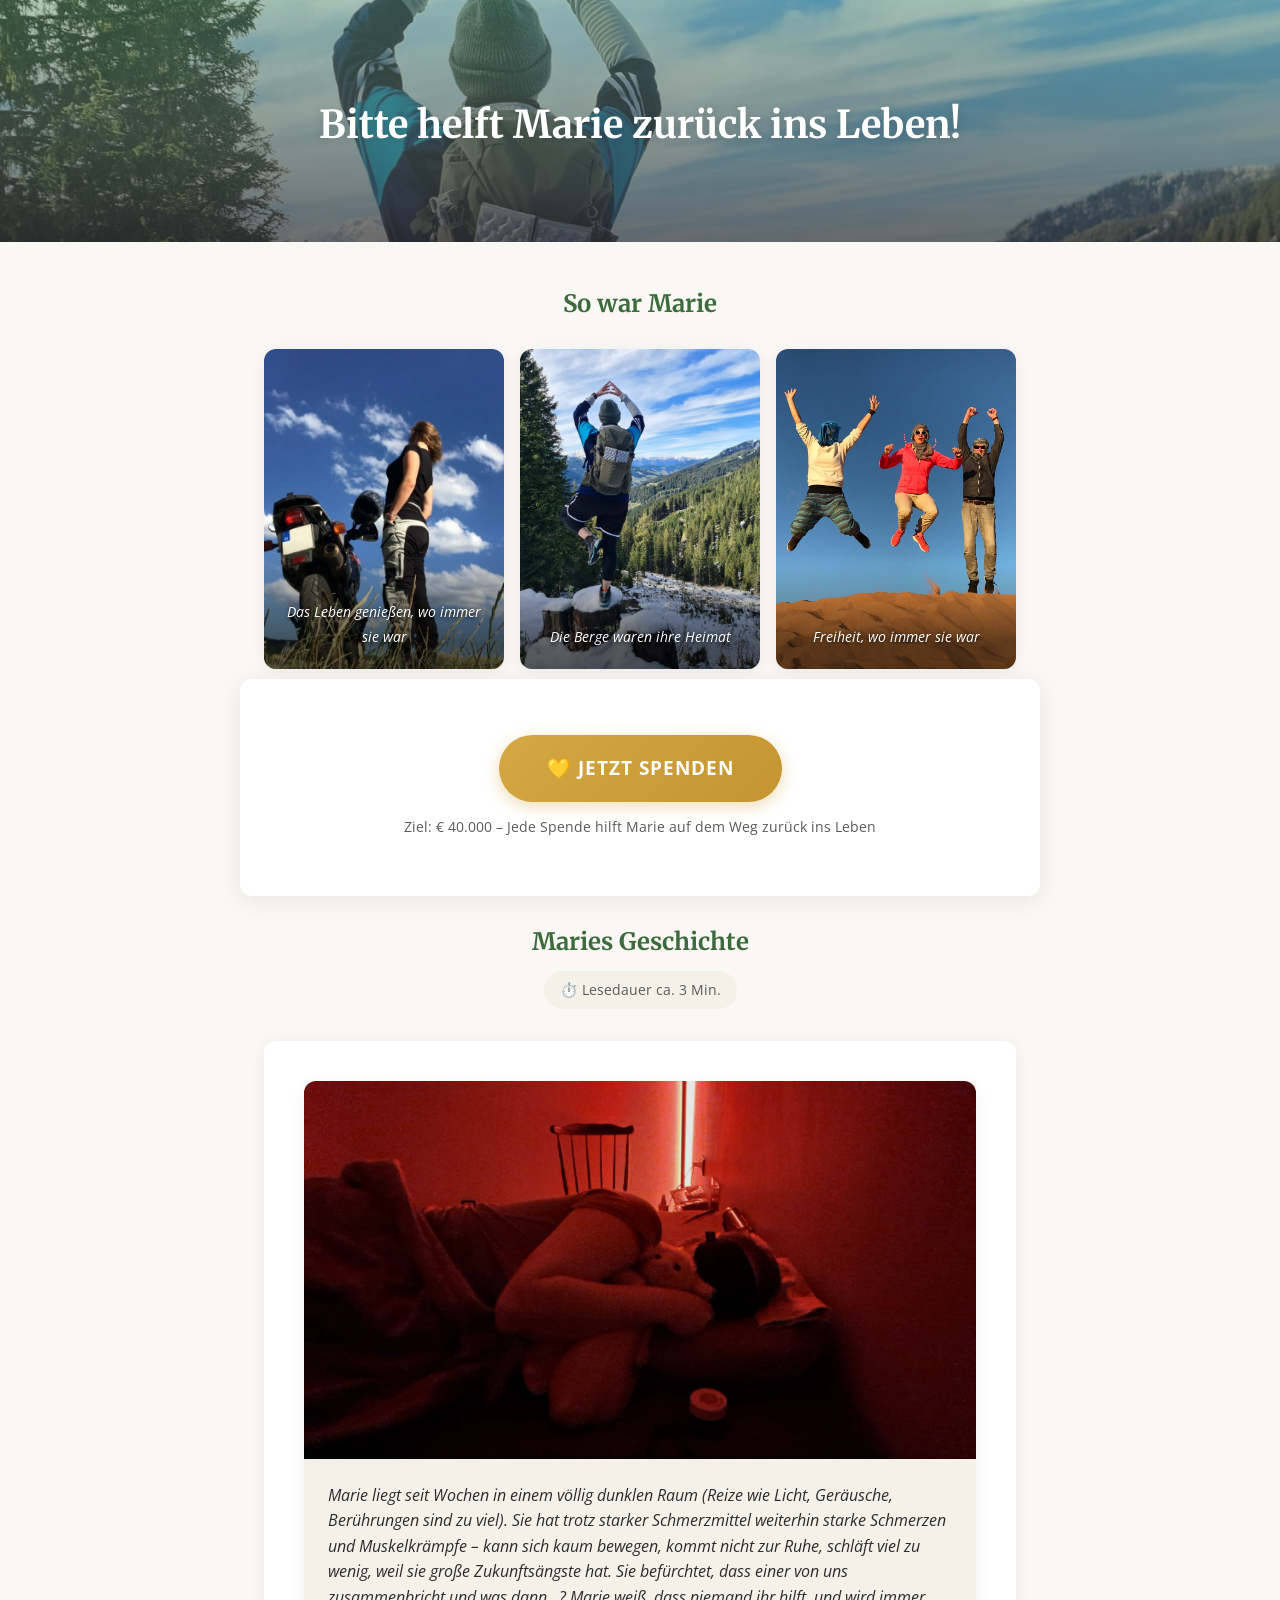
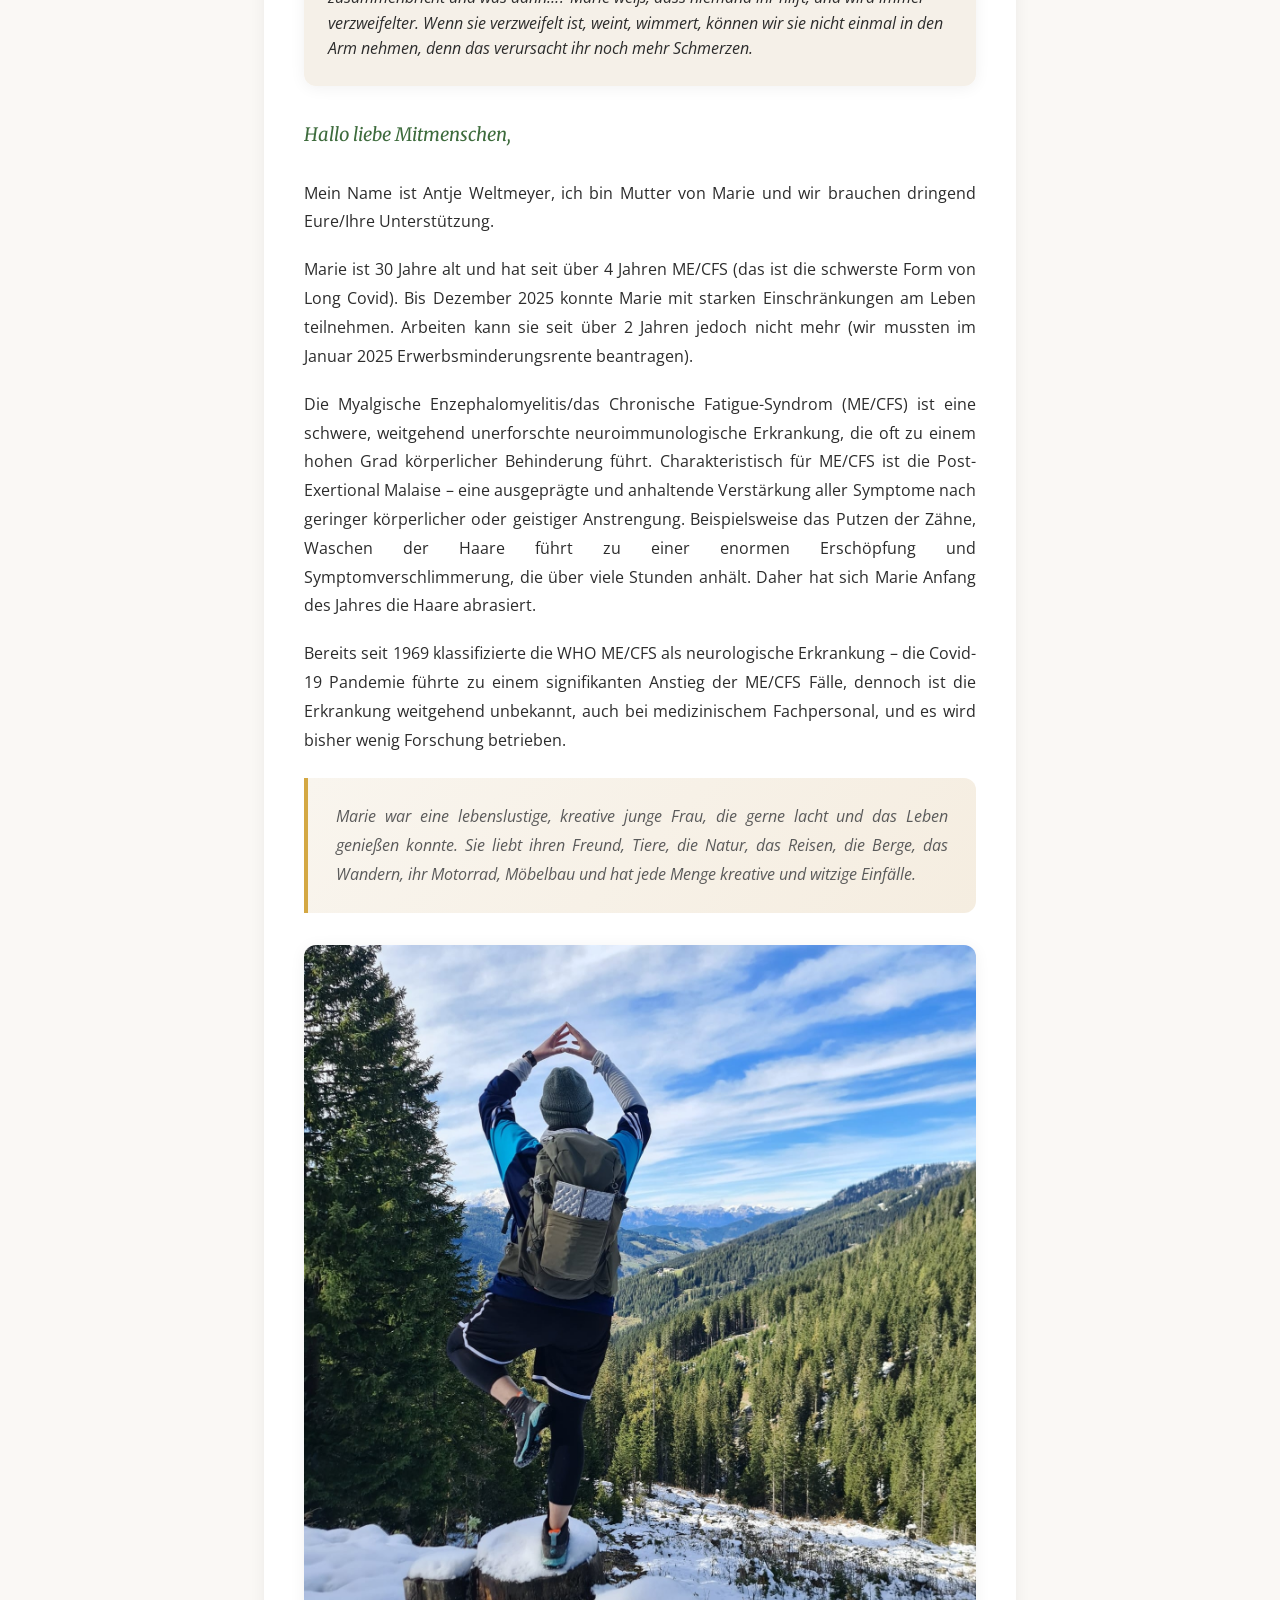
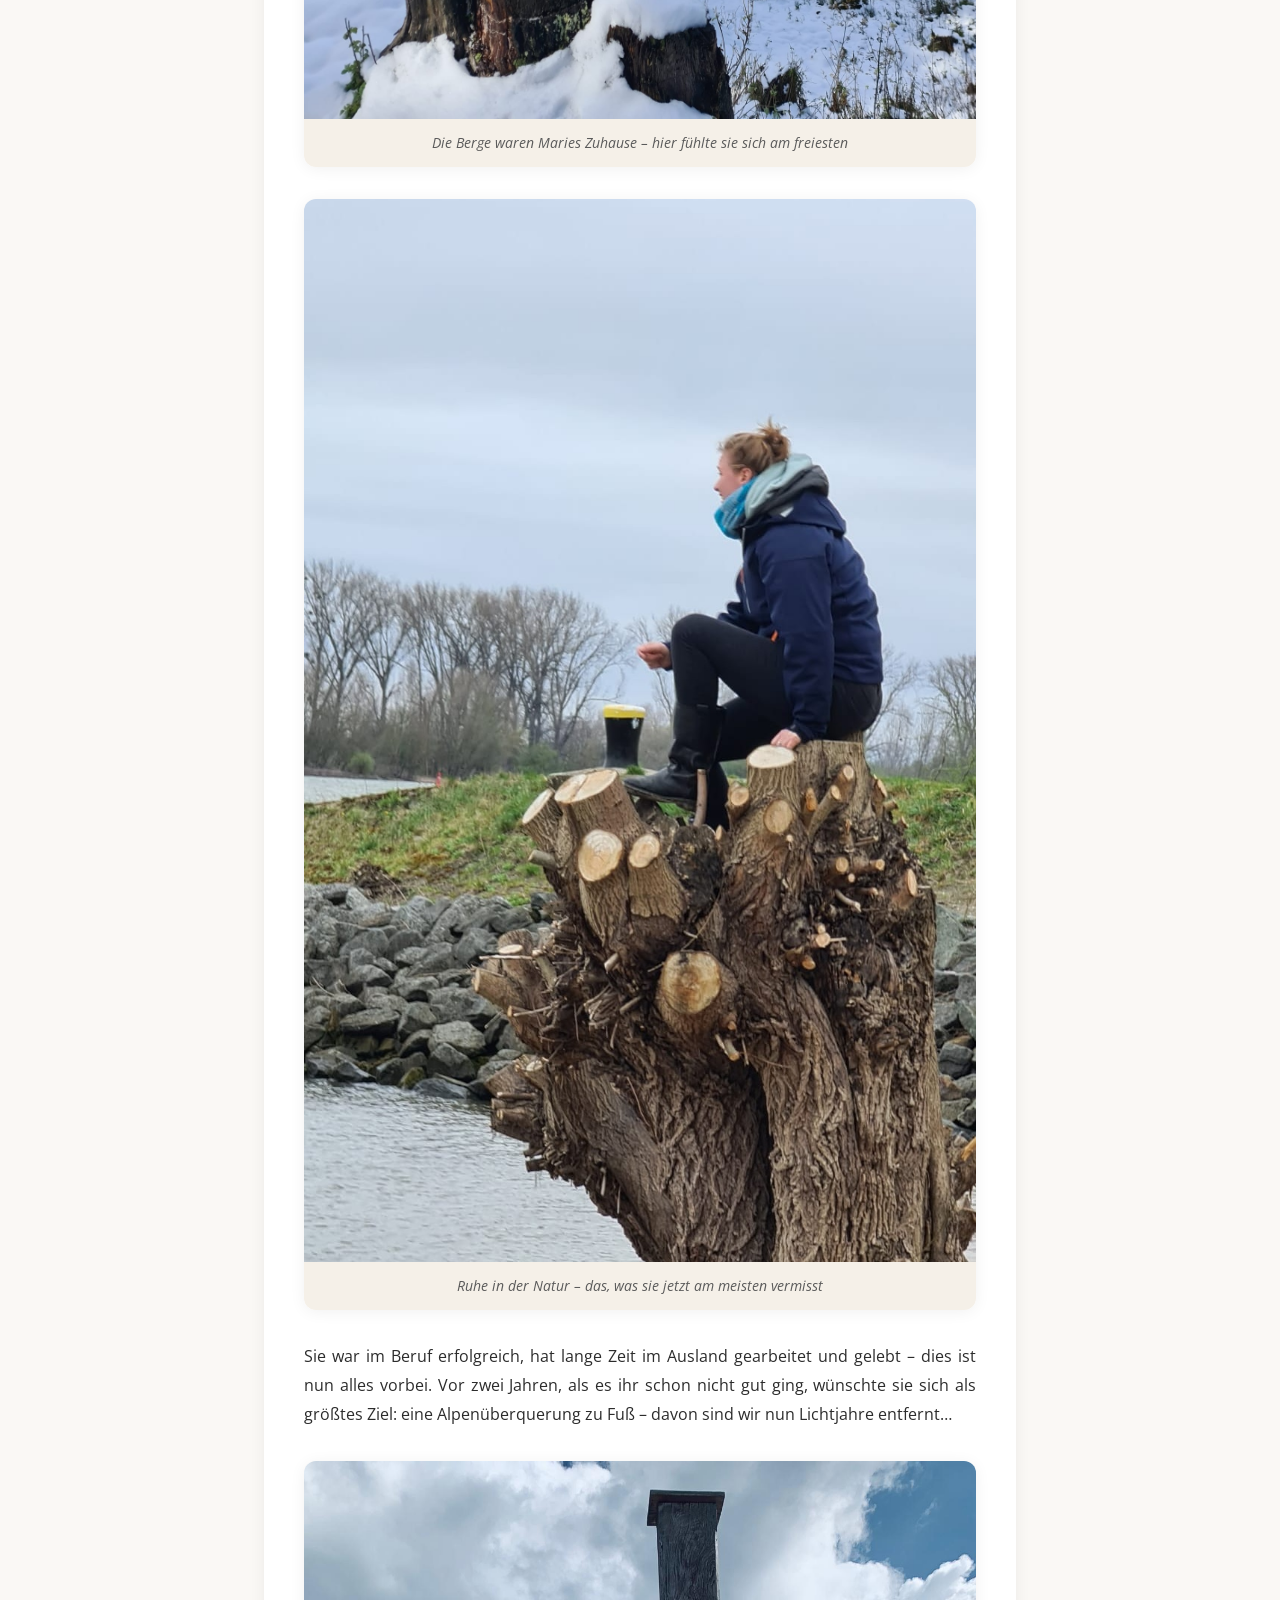
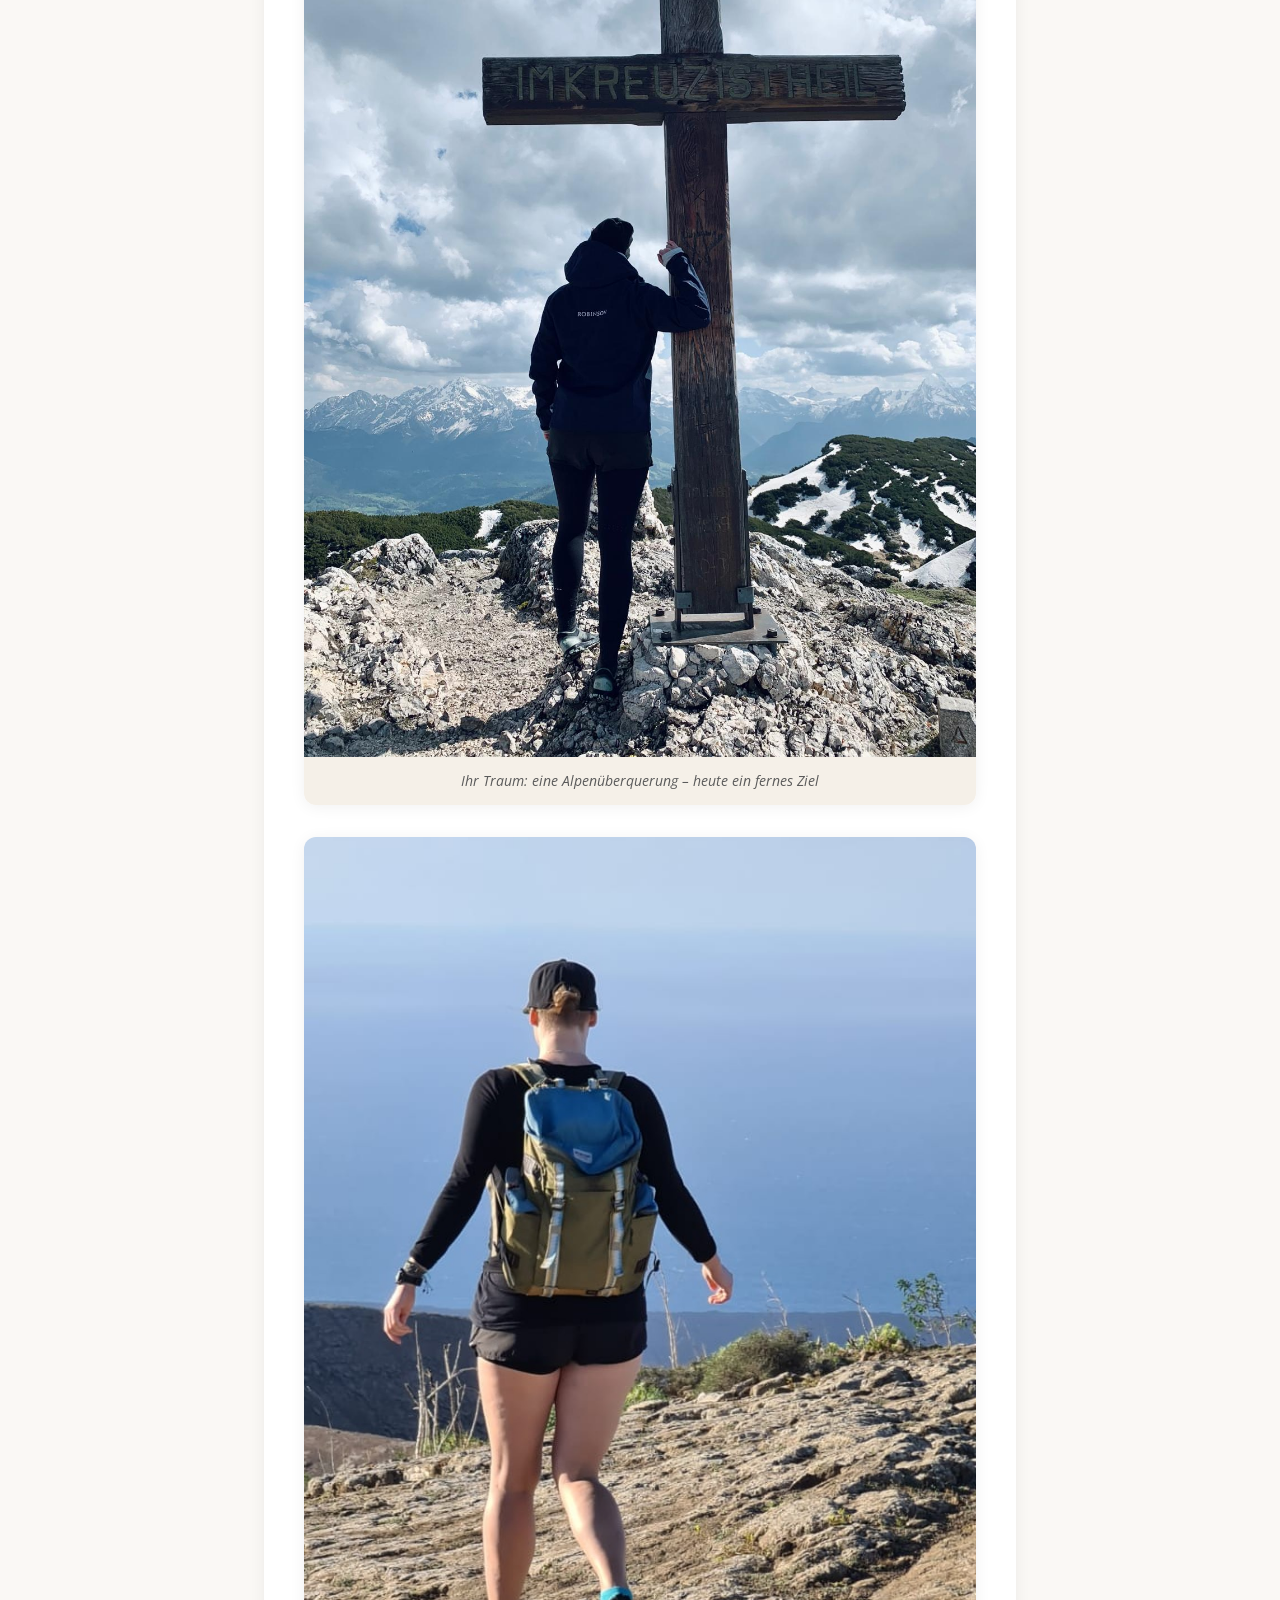
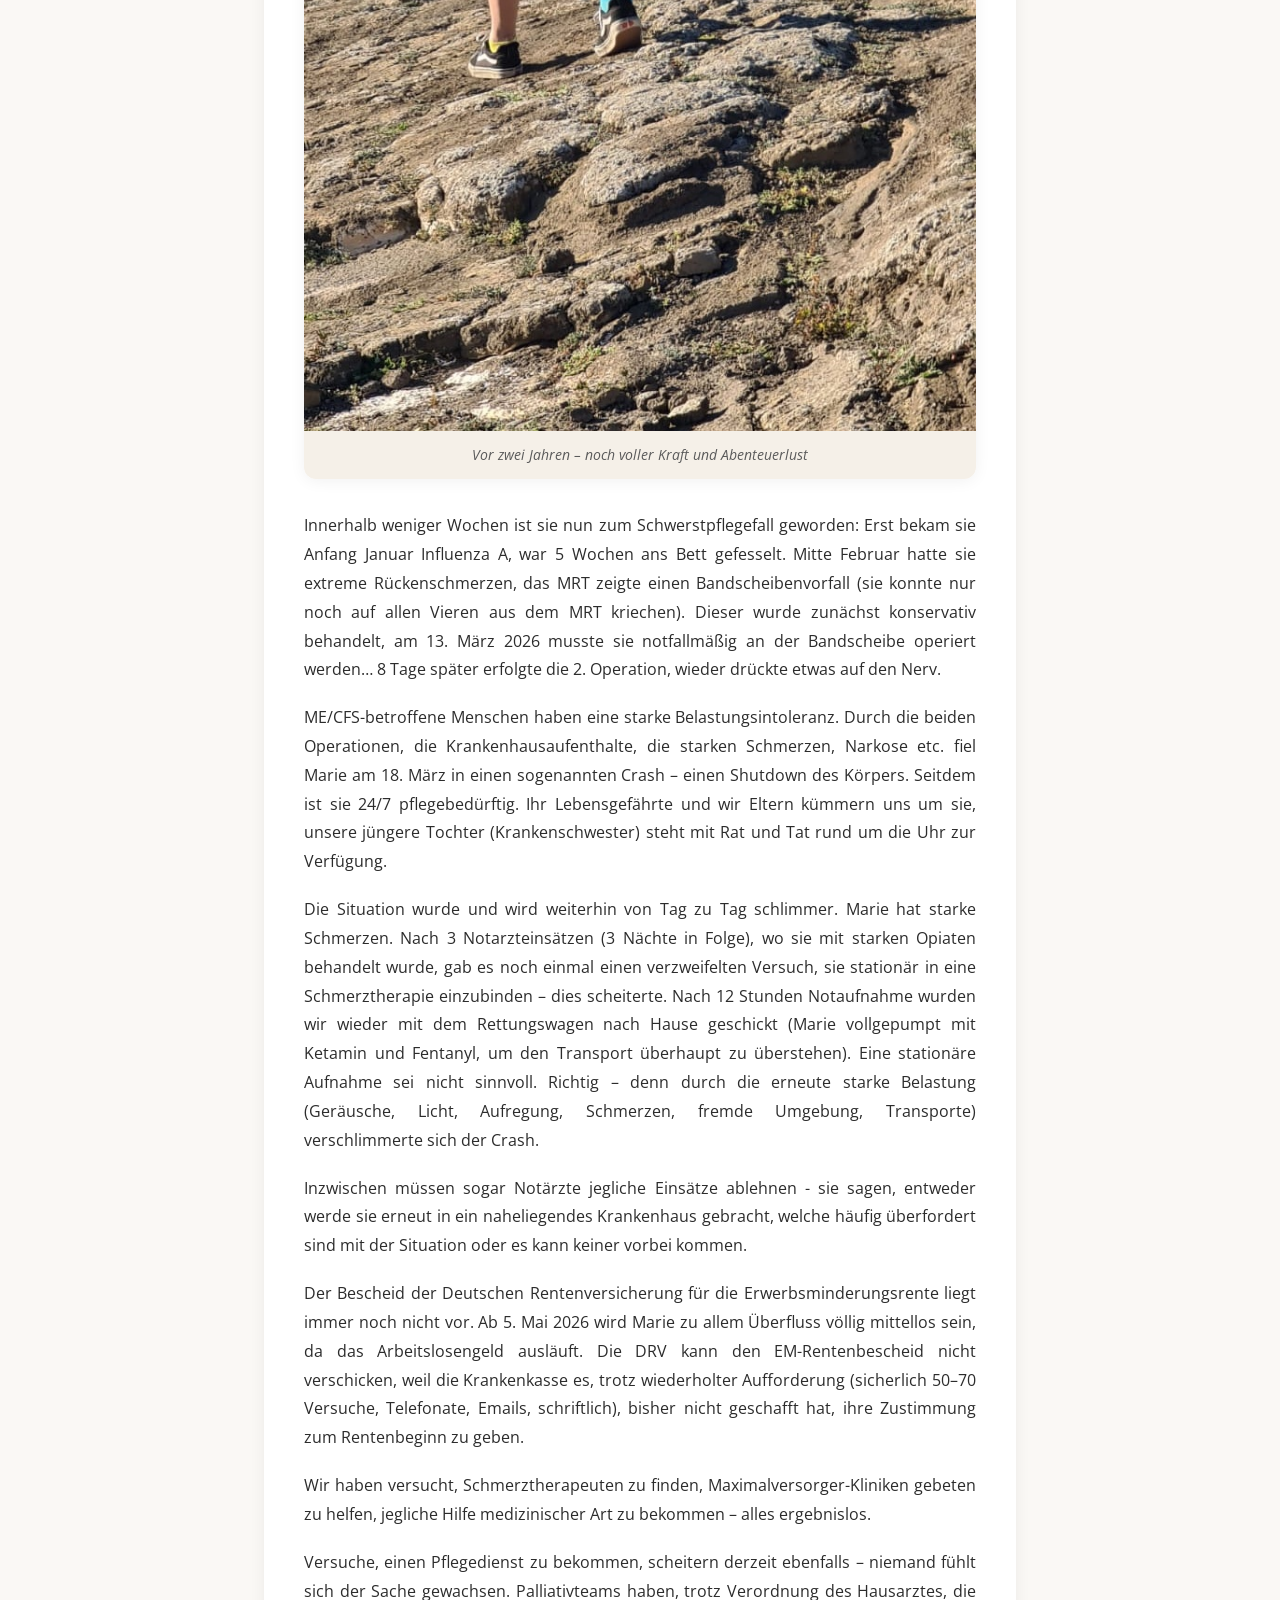
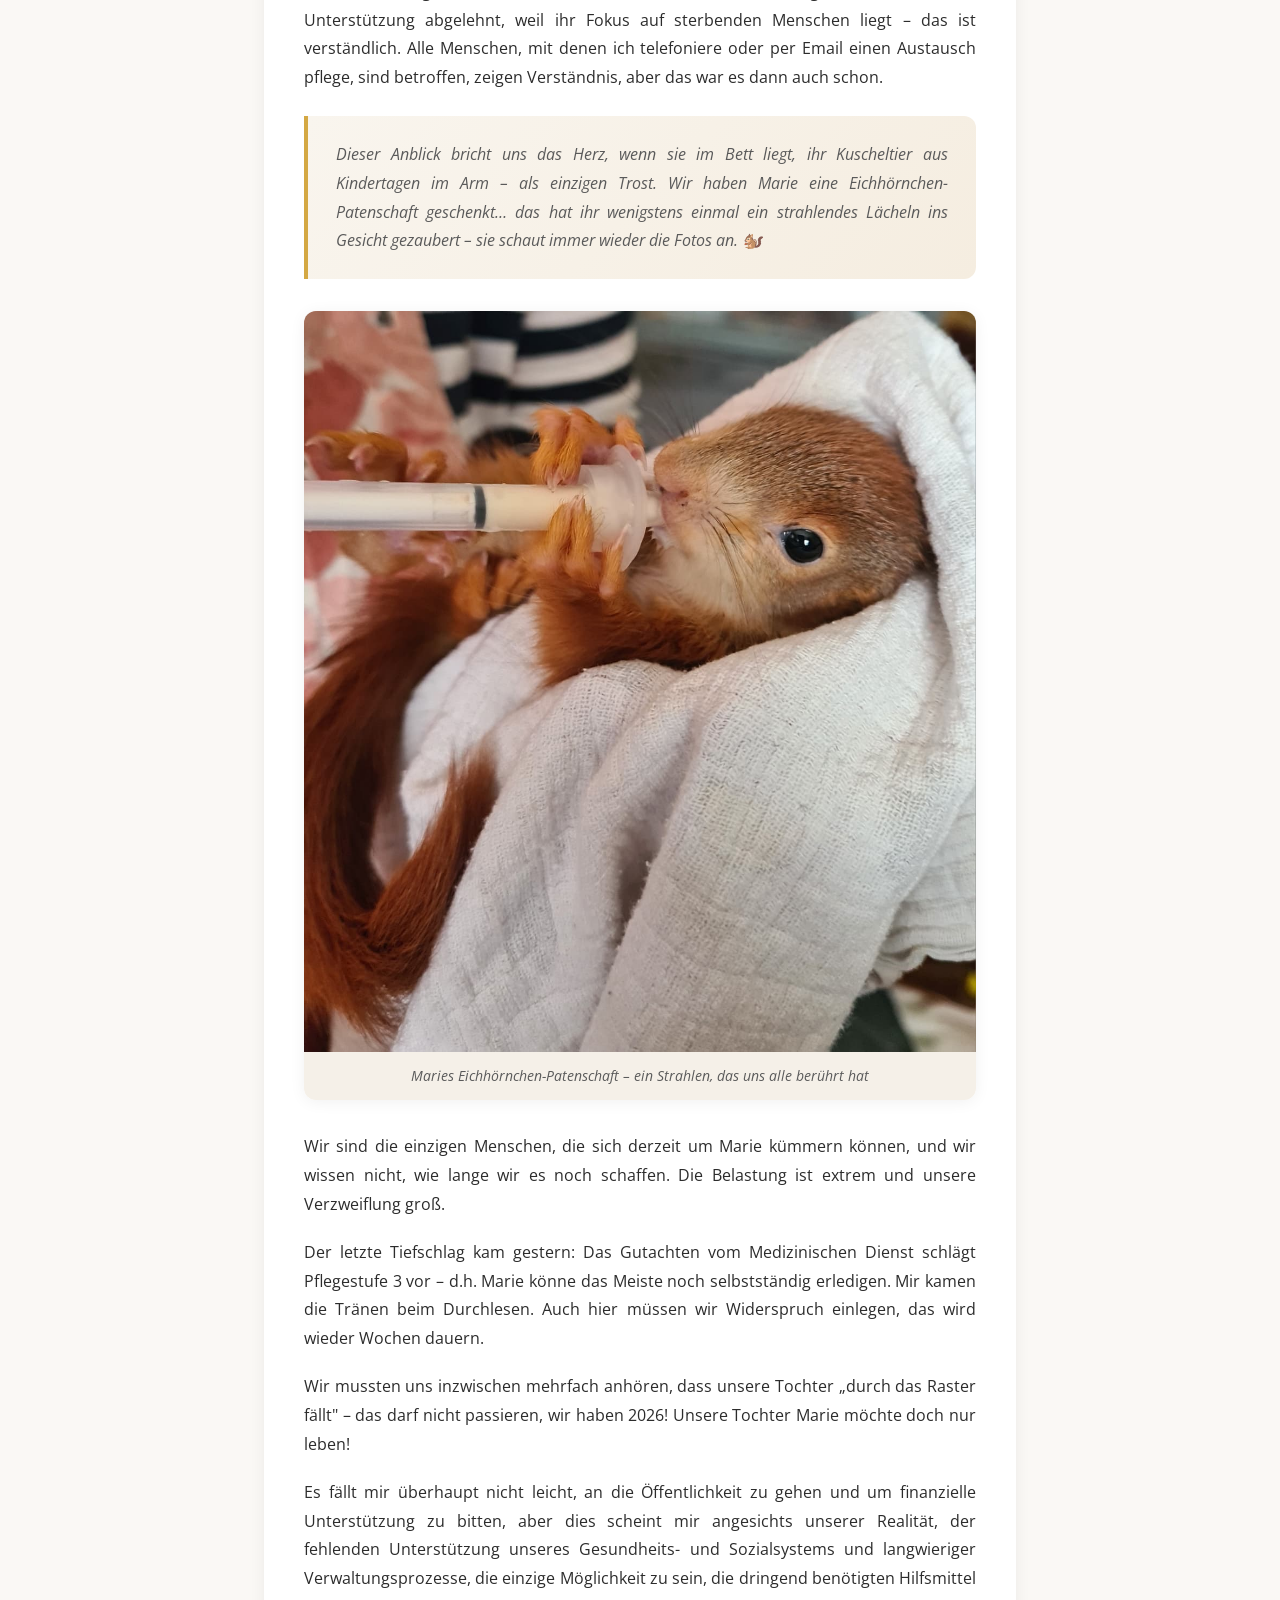
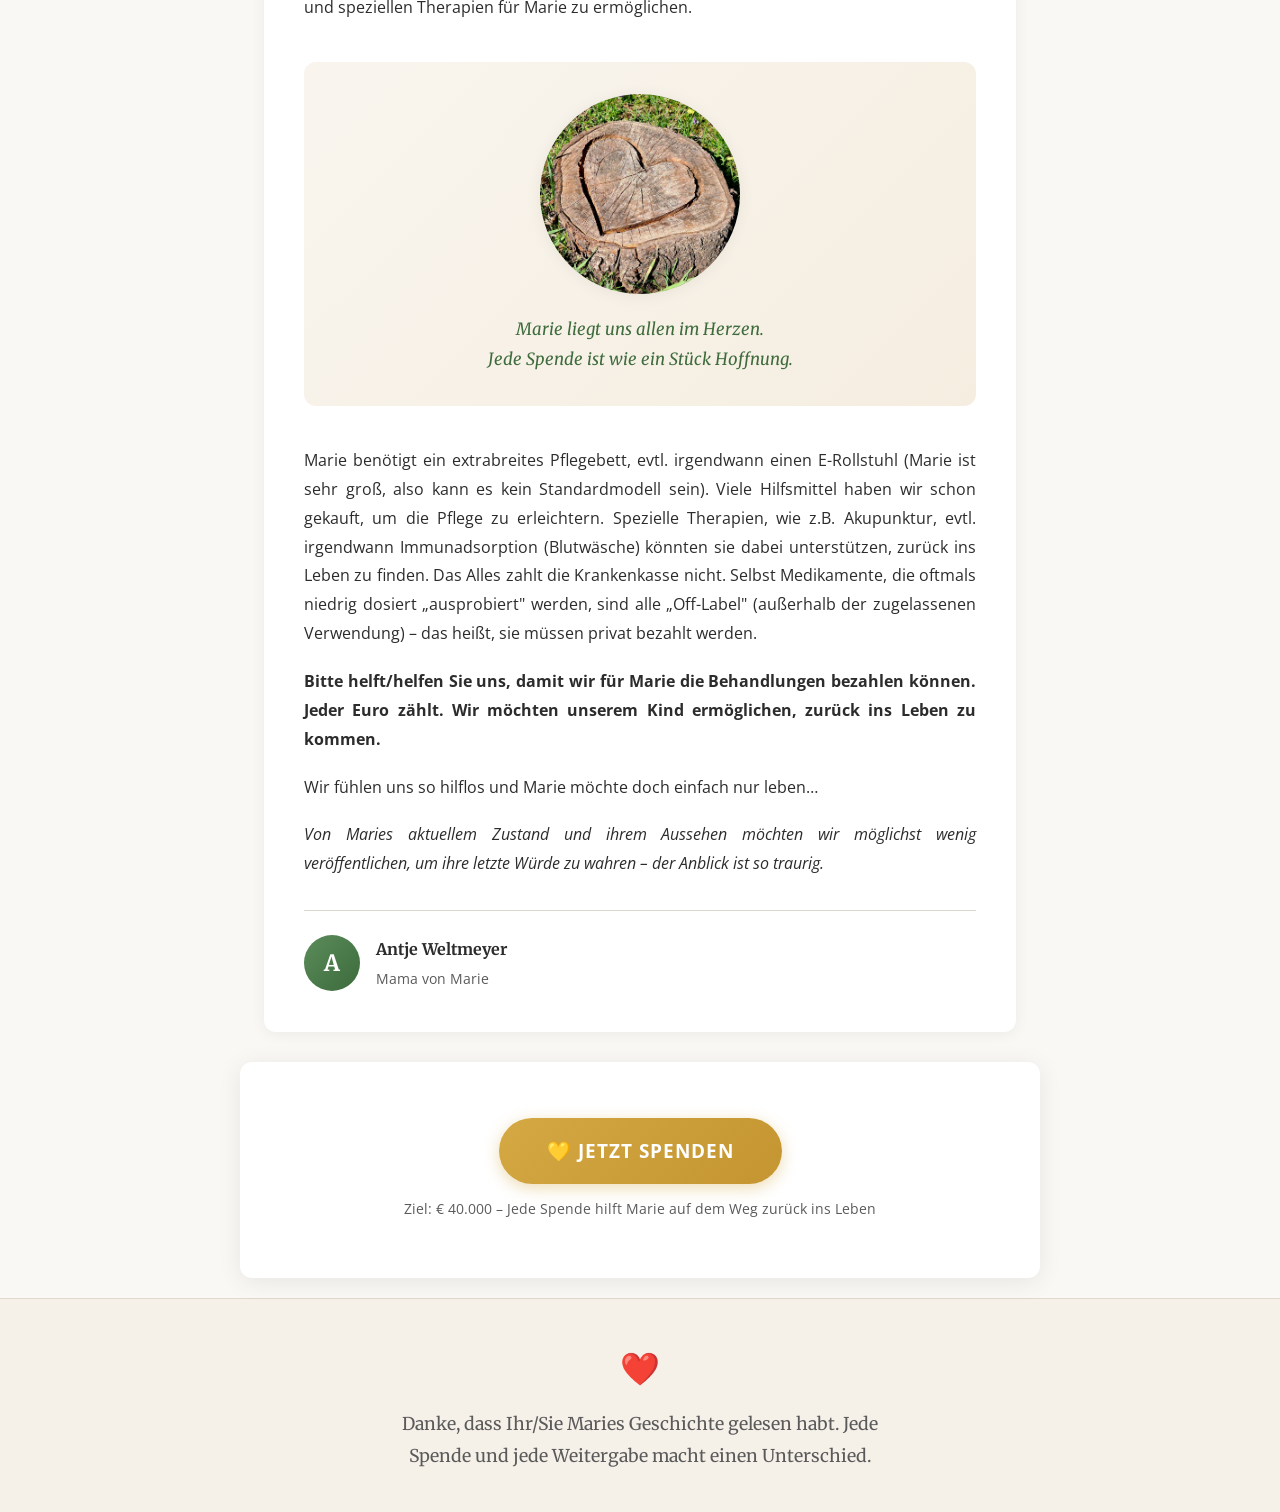
<file: index.htm>
<!DOCTYPE html>
<html lang="de">
<head>
    <meta charset="UTF-8">
    <meta name="viewport" content="width=device-width, initial-scale=1.0">
    <title>Helft Marie zurück ins Leben!</title>
    <link rel="preconnect" href="https://fonts.googleapis.com">
    <link rel="preconnect" href="https://fonts.gstatic.com" crossorigin>
   <link href="https://fonts.googleapis.com/css2?family=Merriweather:ital,wght@0,300;0,400;0,700;1,300;1,400&family=Open+Sans:wght@300;400;600;700&display=swap" rel="stylesheet">
    <link rel="stylesheet" href="style.css">
</head>
<body>

    <!-- Hero -->
  <header class="hero">
        <h1>Bitte helft Marie zurück ins Leben!</h1>
    </header>

   <!-- Photo Gallery -->
    <section class="photo-gallery">
        <h2>So war Marie</h2>
      <div class="gallery-grid">
            <div class="gallery-item">
                <img src="img/13.jpg" alt="Marie mit ihrem Motorrad">
                <div class="gallery-caption">Das Leben genießen, wo immer sie war</div>
            </div>
          <div class="gallery-item">
                <img loading="lazy" src="img/1.jpg" alt="Marie in den Bergen">
                <div class="gallery-caption">Die Berge waren ihre Heimat</div>
            </div>
           <div class="gallery-item">
                <img loading="lazy" src="img/11.jpg" alt="Marie springt voller Freude in der Wüste">
                <div class="gallery-caption">Freiheit, wo immer sie war</div>
            </div>
        </div>
    </section>

    <!-- Campaign Card -->
    <section class="campaign-card">
        <div class="donate-section">
           <a href="https://www.gofundme.com/f/hilfe-fur-marie-ein-kampf-gegen-me-cfs-und-die-burokratie-8286m" target="_blank" rel="noopener" class="donate-button">💛 Jetzt Spenden</a>
            <p class="donate-note">Ziel: € 40.000 – Jede Spende hilft Marie auf dem Weg zurück ins Leben</p>
        </div>
    </section>

    <!-- Story -->
    <main class="story">
        <div class="story-header">
            <h2>Maries Geschichte</h2>
            <span class="reading-time">⏱️ Lesedauer ca. 3 Min.</span>
        </div>

     <article class="story-content">
            <figure class="story-image intro-image">
                <img loading="lazy" src="img/12.jpg" alt="Marie liegt in einem dunklen Raum mit Rotlicht">
                <figcaption class="image-caption">Marie liegt seit Wochen in einem völlig dunklen Raum (Reize wie Licht, Geräusche, Berührungen sind zu viel). Sie hat trotz starker Schmerzmittel weiterhin starke Schmerzen und Muskelkrämpfe – kann sich kaum bewegen, kommt nicht zur Ruhe, schläft viel zu wenig, weil sie große Zukunftsängste hat. Sie befürchtet, dass einer von uns zusammenbricht und was dann…? Marie weiß, dass niemand ihr hilft, und wird immer verzweifelter. Wenn sie verzweifelt ist, weint, wimmert, können wir sie nicht einmal in den Arm nehmen, denn das verursacht ihr noch mehr Schmerzen.</figcaption>
            </figure>
			
            <p class="greeting">Hallo liebe Mitmenschen,</p>

            <p>Mein Name ist Antje Weltmeyer, ich bin Mutter von Marie und wir brauchen dringend Eure/Ihre Unterstützung.</p>

            <p>Marie ist 30 Jahre alt und hat seit über 4 Jahren ME/CFS (das ist die schwerste Form von Long Covid). Bis Dezember 2025 konnte Marie mit starken Einschränkungen am Leben teilnehmen. Arbeiten kann sie seit über 2 Jahren jedoch nicht mehr (wir mussten im Januar 2025 Erwerbsminderungsrente beantragen).</p>

            <p>Die Myalgische Enzephalomyelitis/das Chronische Fatigue-Syndrom (ME/CFS) ist eine schwere, weitgehend unerforschte neuroimmunologische Erkrankung, die oft zu einem hohen Grad körperlicher Behinderung führt. Charakteristisch für ME/CFS ist die Post-Exertional Malaise – eine ausgeprägte und anhaltende Verstärkung aller Symptome nach geringer körperlicher oder geistiger Anstrengung. Beispielsweise das Putzen der Zähne, Waschen der Haare führt zu einer enormen Erschöpfung und Symptomverschlimmerung, die über viele Stunden anhält. Daher hat sich Marie Anfang des Jahres die Haare abrasiert.</p>

            <p>Bereits seit 1969 klassifizierte die WHO ME/CFS als neurologische Erkrankung – die Covid-19 Pandemie führte zu einem signifikanten Anstieg der ME/CFS Fälle, dennoch ist die Erkrankung weitgehend unbekannt, auch bei medizinischem Fachpersonal, und es wird bisher wenig Forschung betrieben.</p>

         <div class="highlight-box">
                <p>Marie war eine lebenslustige, kreative junge Frau, die gerne lacht und das Leben genießen konnte. Sie liebt ihren Freund, Tiere, die Natur, das Reisen, die Berge, das Wandern, ihr Motorrad, Möbelbau und hat jede Menge kreative und witzige Einfälle.</p>
            </div>

      <figure class="story-image">
                <img loading="lazy" src="img/1.jpg" alt="Marie steht auf einem Baumstumpf in den Bergen und blickt ins Tal">
                <figcaption class="image-caption">Die Berge waren Maries Zuhause – hier fühlte sie sich am freiesten</figcaption>
            </figure>

     <figure class="story-image">
                <img loading="lazy" src="img/7.jpg" alt="Marie sitzt nachdenklich auf einem Baumstumpf am Wasser">
                <figcaption class="image-caption">Ruhe in der Natur – das, was sie jetzt am meisten vermisst</figcaption>
            </figure>

           <p>Sie war im Beruf erfolgreich, hat lange Zeit im Ausland gearbeitet und gelebt – dies ist nun alles vorbei. Vor zwei Jahren, als es ihr schon nicht gut ging, wünschte sie sich als größtes Ziel: eine Alpenüberquerung zu Fuß – davon sind wir nun Lichtjahre entfernt…</p>

          <figure class="story-image">
                <img loading="lazy" src="img/10.jpg" alt="Marie am Gebirgskreuz mit der Aufschrift IM KREUZ IST HEIL">
                <figcaption class="image-caption">Ihr Traum: eine Alpenüberquerung – heute ein fernes Ziel</figcaption>
            </figure>

          <figure class="story-image">
                <img loading="lazy" src="img/2.jpg" alt="Marie wandert am Meer">
                <figcaption class="image-caption">Vor zwei Jahren – noch voller Kraft und Abenteuerlust</figcaption>
            </figure>

            <p>Innerhalb weniger Wochen ist sie nun zum Schwerstpflegefall geworden: Erst bekam sie Anfang Januar Influenza A, war 5 Wochen ans Bett gefesselt. Mitte Februar hatte sie extreme Rückenschmerzen, das MRT zeigte einen Bandscheibenvorfall (sie konnte nur noch auf allen Vieren aus dem MRT kriechen). Dieser wurde zunächst konservativ behandelt, am 13. März 2026 musste sie notfallmäßig an der Bandscheibe operiert werden… 8 Tage später erfolgte die 2. Operation, wieder drückte etwas auf den Nerv.</p>

            <p>ME/CFS-betroffene Menschen haben eine starke Belastungsintoleranz. Durch die beiden Operationen, die Krankenhausaufenthalte, die starken Schmerzen, Narkose etc. fiel Marie am 18. März in einen sogenannten Crash – einen Shutdown des Körpers. Seitdem ist sie 24/7 pflegebedürftig. Ihr Lebensgefährte und wir Eltern kümmern uns um sie, unsere jüngere Tochter (Krankenschwester) steht mit Rat und Tat rund um die Uhr zur Verfügung.</p>

            <p>Die Situation wurde und wird weiterhin von Tag zu Tag schlimmer. Marie hat starke Schmerzen. Nach 3 Notarzteinsätzen (3 Nächte in Folge), wo sie mit starken Opiaten behandelt wurde, gab es noch einmal einen verzweifelten Versuch, sie stationär in eine Schmerztherapie einzubinden – dies scheiterte. Nach 12 Stunden Notaufnahme wurden wir wieder mit dem Rettungswagen nach Hause geschickt (Marie vollgepumpt mit Ketamin und Fentanyl, um den Transport überhaupt zu überstehen). Eine stationäre Aufnahme sei nicht sinnvoll. Richtig – denn durch die erneute starke Belastung (Geräusche, Licht, Aufregung, Schmerzen, fremde Umgebung, Transporte) verschlimmerte sich der Crash.</p>

            <p>Inzwischen müssen sogar Notärzte jegliche Einsätze ablehnen - sie sagen, entweder werde sie erneut in ein naheliegendes Krankenhaus gebracht, welche häufig überfordert sind mit der Situation oder es kann keiner vorbei kommen.</p>

            <p>Der Bescheid der Deutschen Rentenversicherung für die Erwerbsminderungsrente liegt immer noch nicht vor. Ab 5. Mai 2026 wird Marie zu allem Überfluss völlig mittellos sein, da das Arbeitslosengeld ausläuft. Die DRV kann den EM-Rentenbescheid nicht verschicken, weil die Krankenkasse es, trotz wiederholter Aufforderung (sicherlich 50–70 Versuche, Telefonate, Emails, schriftlich), bisher nicht geschafft hat, ihre Zustimmung zum Rentenbeginn zu geben.</p>

            <p>Wir haben versucht, Schmerztherapeuten zu finden, Maximalversorger-Kliniken gebeten zu helfen, jegliche Hilfe medizinischer Art zu bekommen – alles ergebnislos.</p>

            <p>Versuche, einen Pflegedienst zu bekommen, scheitern derzeit ebenfalls – niemand fühlt sich der Sache gewachsen. Palliativteams haben, trotz Verordnung des Hausarztes, die Unterstützung abgelehnt, weil ihr Fokus auf sterbenden Menschen liegt – das ist verständlich. Alle Menschen, mit denen ich telefoniere oder per Email einen Austausch pflege, sind betroffen, zeigen Verständnis, aber das war es dann auch schon.</p>

          <div class="highlight-box">
                <p>Dieser Anblick bricht uns das Herz, wenn sie im Bett liegt, ihr Kuscheltier aus Kindertagen im Arm – als einzigen Trost. Wir haben Marie eine Eichhörnchen-Patenschaft geschenkt… das hat ihr wenigstens einmal ein strahlendes Lächeln ins Gesicht gezaubert – sie schaut immer wieder die Fotos an. 🐿️</p>
            </div>

         <figure class="story-image">
                <img loading="lazy" src="img/3.jpg" alt="Baby-Eichhörnchen wird mit der Spritze gefüttert">
                <figcaption class="image-caption">Maries Eichhörnchen-Patenschaft – ein Strahlen, das uns alle berührt hat</figcaption>
            </figure>

            <p>Wir sind die einzigen Menschen, die sich derzeit um Marie kümmern können, und wir wissen nicht, wie lange wir es noch schaffen. Die Belastung ist extrem und unsere Verzweiflung groß.</p>

            <p>Der letzte Tiefschlag kam gestern: Das Gutachten vom Medizinischen Dienst schlägt Pflegestufe 3 vor – d.h. Marie könne das Meiste noch selbstständig erledigen. Mir kamen die Tränen beim Durchlesen. Auch hier müssen wir Widerspruch einlegen, das wird wieder Wochen dauern.</p>

            <p>Wir mussten uns inzwischen mehrfach anhören, dass unsere Tochter „durch das Raster fällt" – das darf nicht passieren, wir haben 2026! Unsere Tochter Marie möchte doch nur leben!</p>

          <p>Es fällt mir überhaupt nicht leicht, an die Öffentlichkeit zu gehen und um finanzielle Unterstützung zu bitten, aber dies scheint mir angesichts unserer Realität, der fehlenden Unterstützung unseres Gesundheits- und Sozialsystems und langwieriger Verwaltungsprozesse, die einzige Möglichkeit zu sein, die dringend benötigten Hilfsmittel und speziellen Therapien für Marie zu ermöglichen.</p>

     <div class="symbolic-divider">
                <img loading="lazy" src="img/9.jpg" alt="Frühlingsblüten – ein Symbol für Hoffnung und neues Leben">
                <p>Marie liegt uns allen im Herzen.<br>Jede Spende ist wie ein Stück Hoffnung.</p>
            </div>

            <p>Marie benötigt ein extrabreites Pflegebett, evtl. irgendwann einen E-Rollstuhl (Marie ist sehr groß, also kann es kein Standardmodell sein). Viele Hilfsmittel haben wir schon gekauft, um die Pflege zu erleichtern. Spezielle Therapien, wie z.B. Akupunktur, evtl. irgendwann Immunadsorption (Blutwäsche) könnten sie dabei unterstützen, zurück ins Leben zu finden. Das Alles zahlt die Krankenkasse nicht. Selbst Medikamente, die oftmals niedrig dosiert „ausprobiert" werden, sind alle „Off-Label" (außerhalb der zugelassenen Verwendung) – das heißt, sie müssen privat bezahlt werden.</p>

            <p><strong>Bitte helft/helfen Sie uns, damit wir für Marie die Behandlungen bezahlen können. Jeder Euro zählt. Wir möchten unserem Kind ermöglichen, zurück ins Leben zu kommen.</strong></p>

         <p>Wir fühlen uns so hilflos und Marie möchte doch einfach nur leben…</p>

            <p><em>Von Maries aktuellem Zustand und ihrem Aussehen möchten wir möglichst wenig veröffentlichen, um ihre letzte Würde zu wahren – der Anblick ist so traurig.</em></p>

            <!-- Author -->
            <div class="author">
                <div class="author-avatar">A</div>
                <div class="author-info">
                    <h3>Antje Weltmeyer</h3>
                    <p>Mama von Marie</p>
                </div>
            </div>
        </article>
    </main>

  <!-- Sticky Mobile Donate Button -->
    <a href="https://www.gofundme.com/f/hilfe-fur-marie-ein-kampf-gegen-me-cfs-und-die-burokratie-8286m" target="_blank" rel="noopener" class="sticky-donate">💛 Jetzt Spenden</a>

   <!-- Desktop Bottom Donate -->
    <section class="campaign-card campaign-card-bottom">
        <div class="donate-section">
            <a href="https://www.gofundme.com/f/hilfe-fur-marie-ein-kampf-gegen-me-cfs-und-die-burokratie-8286m" target="_blank" rel="noopener" class="donate-button">💛 Jetzt Spenden</a>
            <p class="donate-note">Ziel: € 40.000 – Jede Spende hilft Marie auf dem Weg zurück ins Leben</p>
        </div>
    </section>

    <!-- Footer -->
    <footer class="footer">
        <div class="footer-heart">❤️</div>
       <p>Danke, dass Ihr/Sie Maries Geschichte gelesen habt. Jede Spende und jede Weitergabe macht einen Unterschied.</p>
    </footer>

    <script>
    document.addEventListener('DOMContentLoaded', function() {
        if (window.innerWidth > 600) return;
        const grid = document.querySelector('.gallery-grid');
        if (!grid) return;
        
        const items = grid.querySelectorAll('.gallery-item');
        let index = 0;
        
        function scrollToItem(idx) {
            const item = items[idx];
            const scrollLeft = item.offsetLeft - (grid.clientWidth - item.clientWidth) / 2;
            grid.scrollTo({ left: scrollLeft, behavior: 'smooth' });
        }
        
        setTimeout(() => scrollToItem(0), 100);

        let autoSlide = setInterval(() => {
            index = (index + 1) % items.length;
            scrollToItem(index);
        }, 4000);

        grid.addEventListener('touchstart', () => clearInterval(autoSlide), { passive: true });
    });
    </script>
    </body>
</html>
</file>
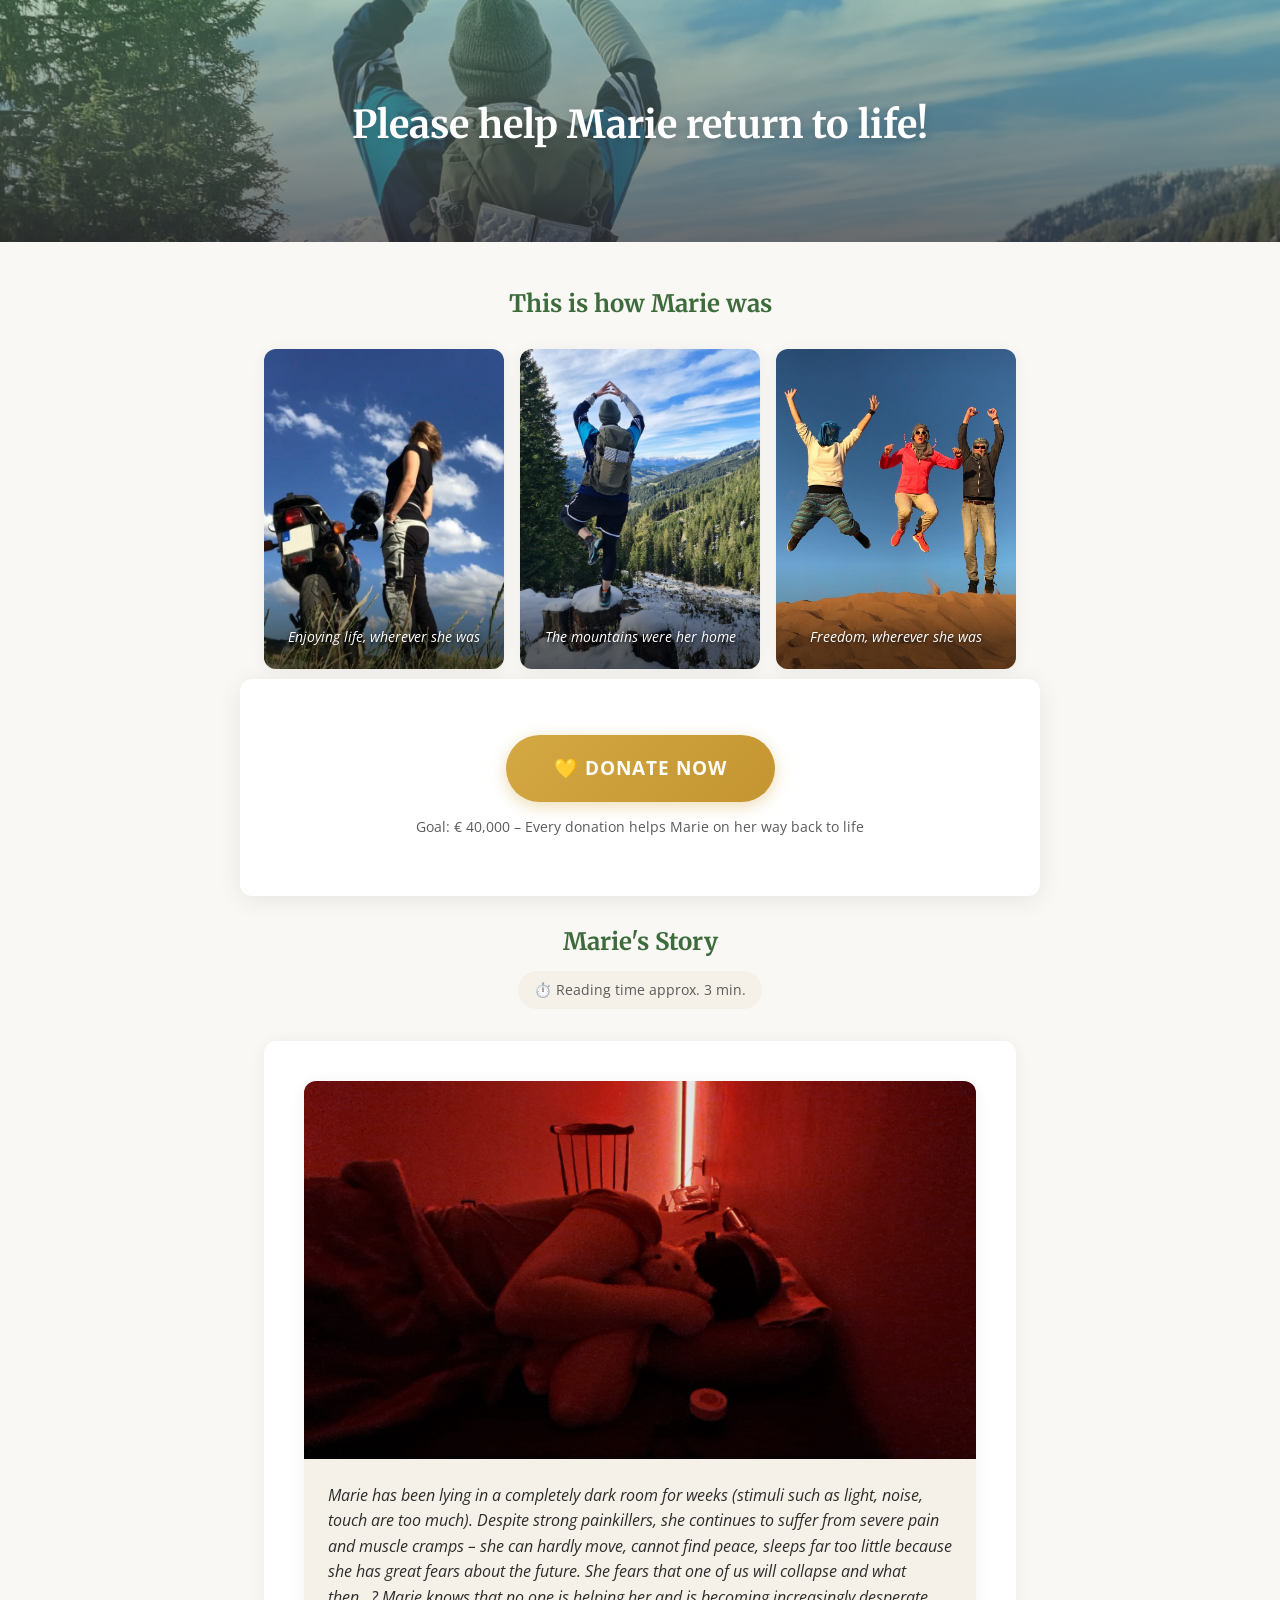
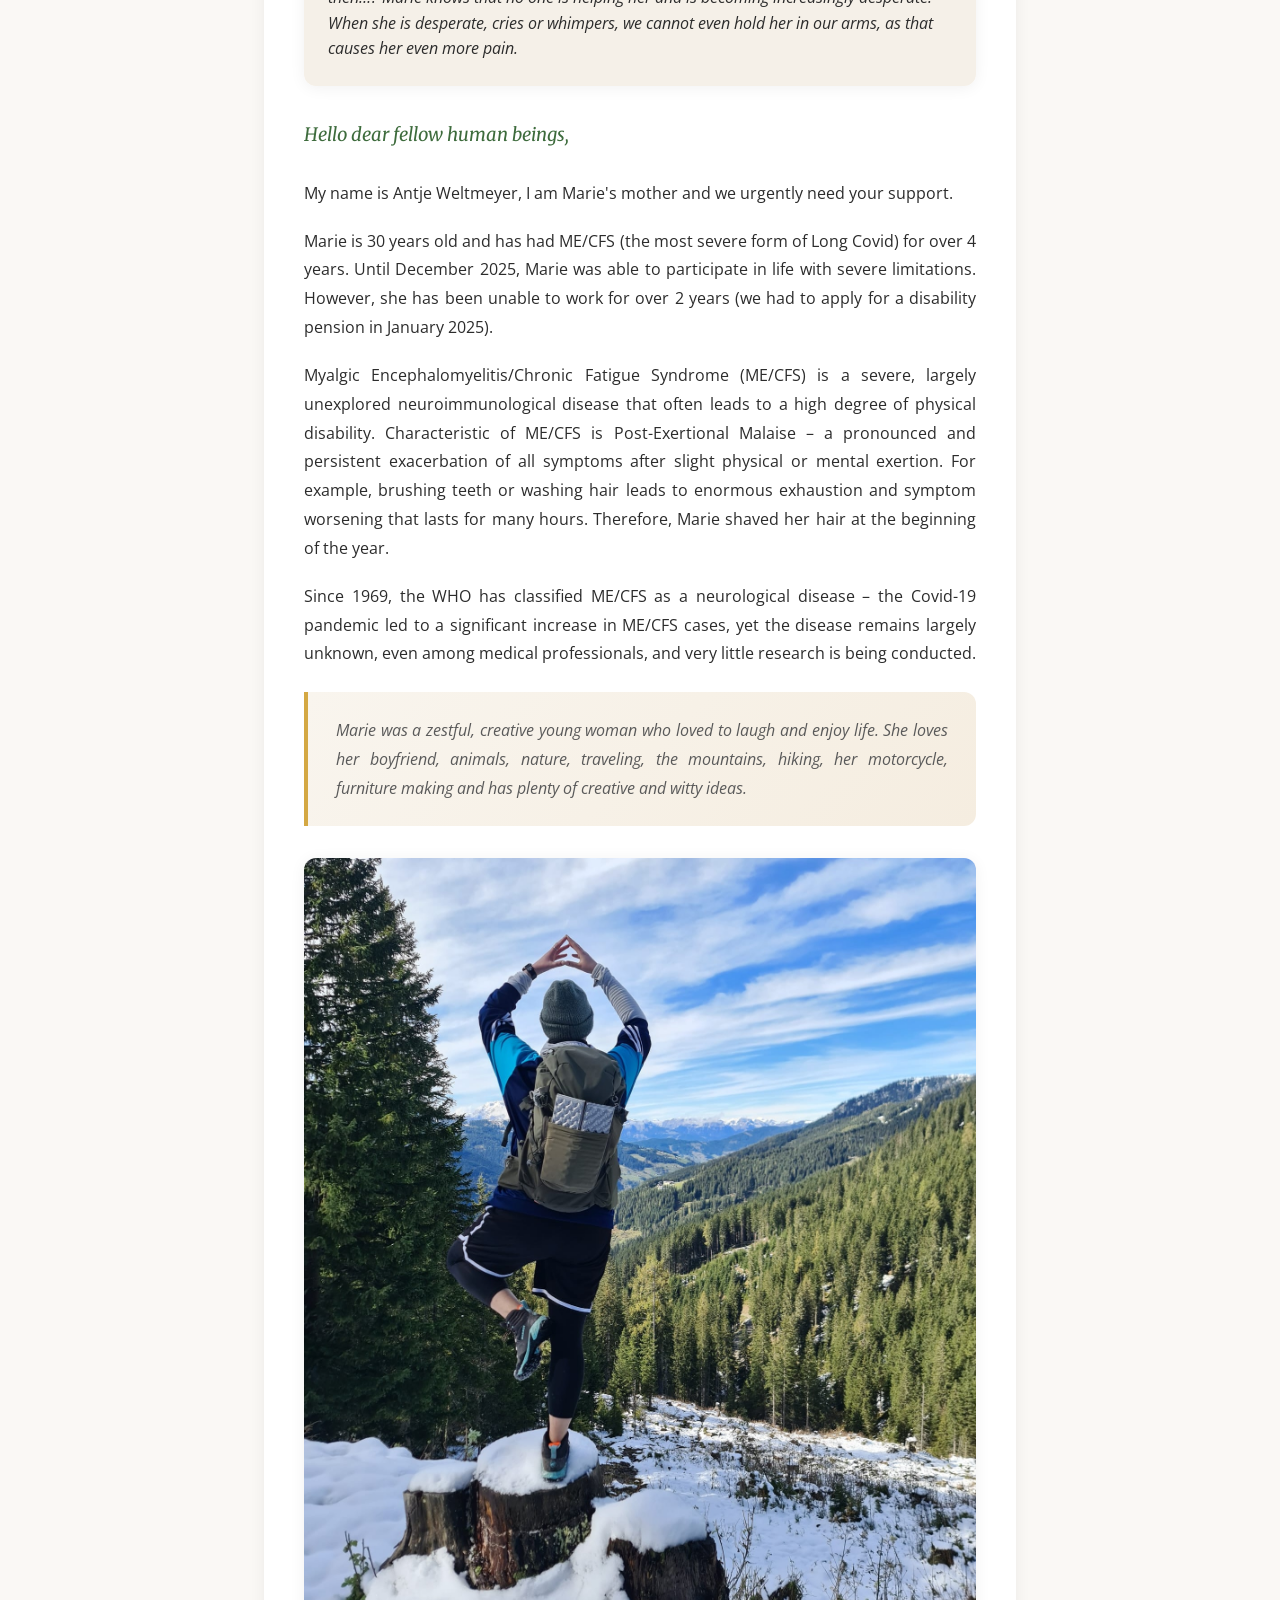
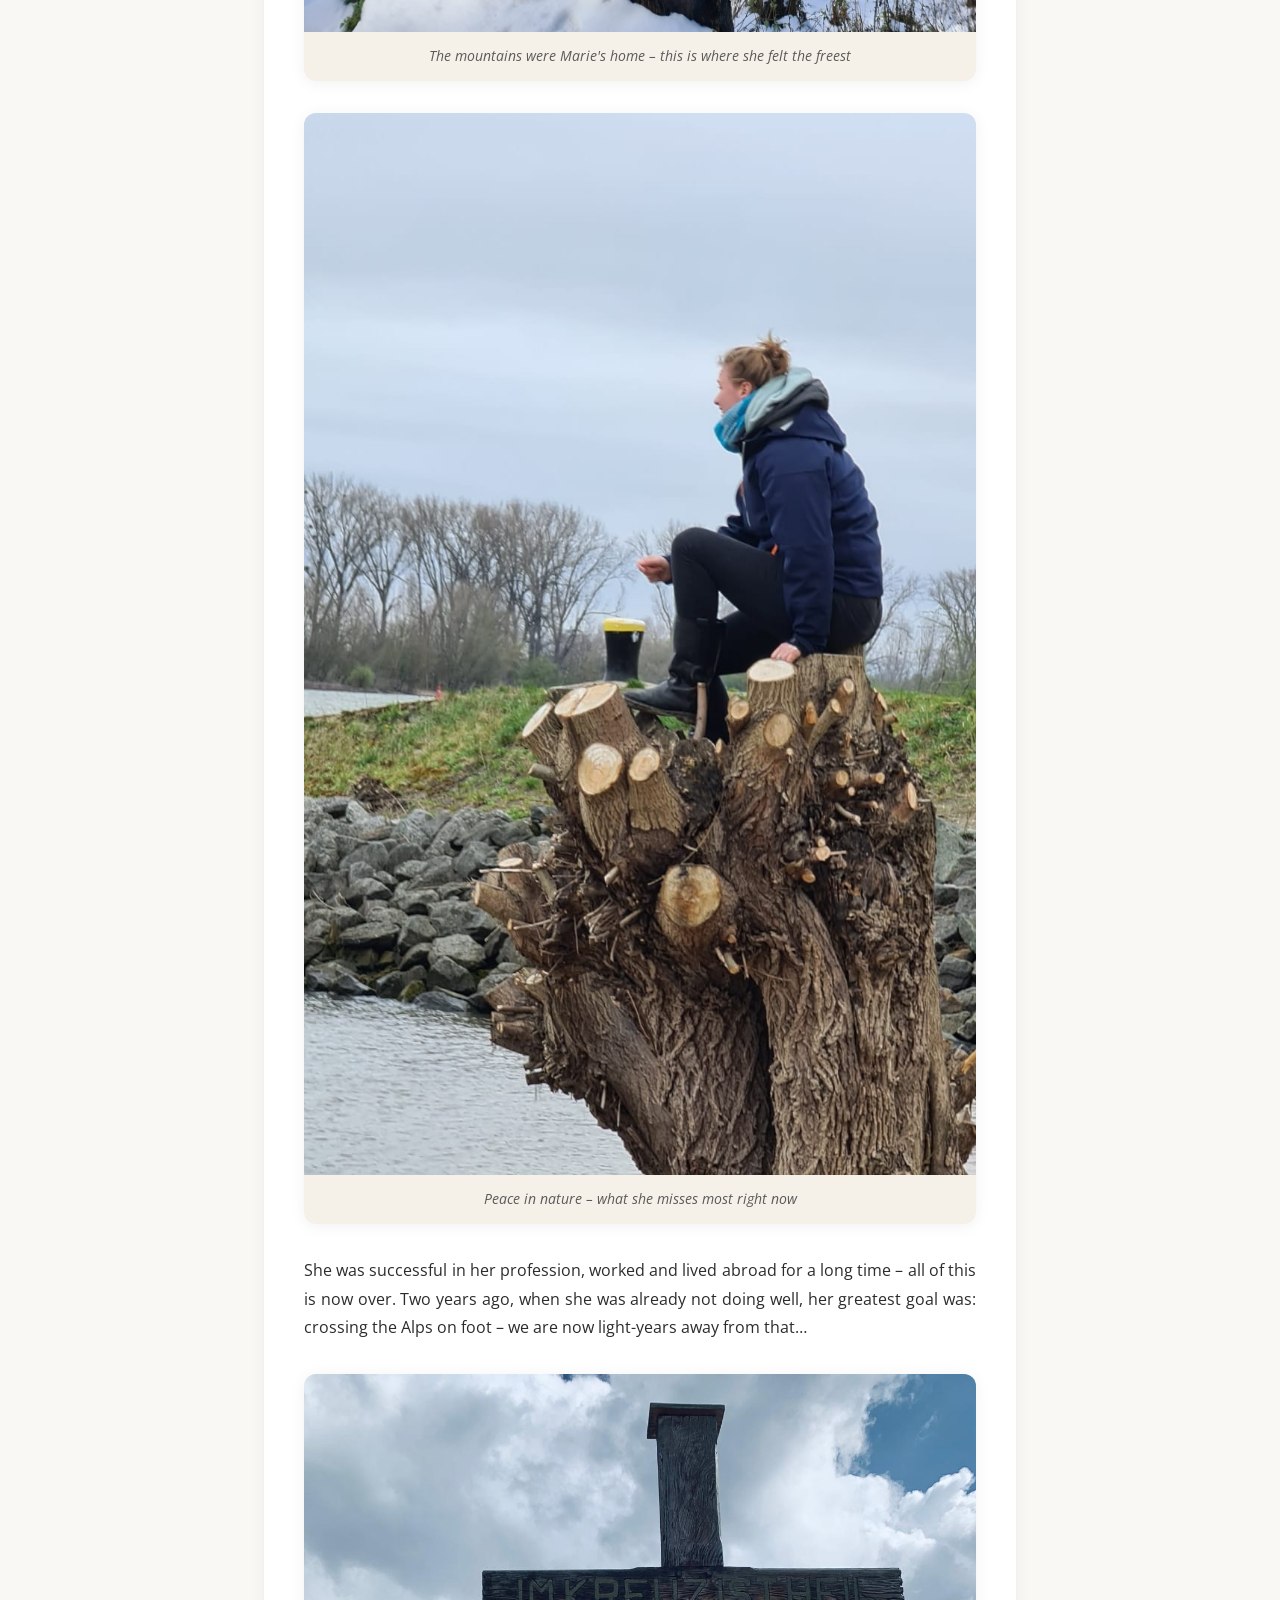
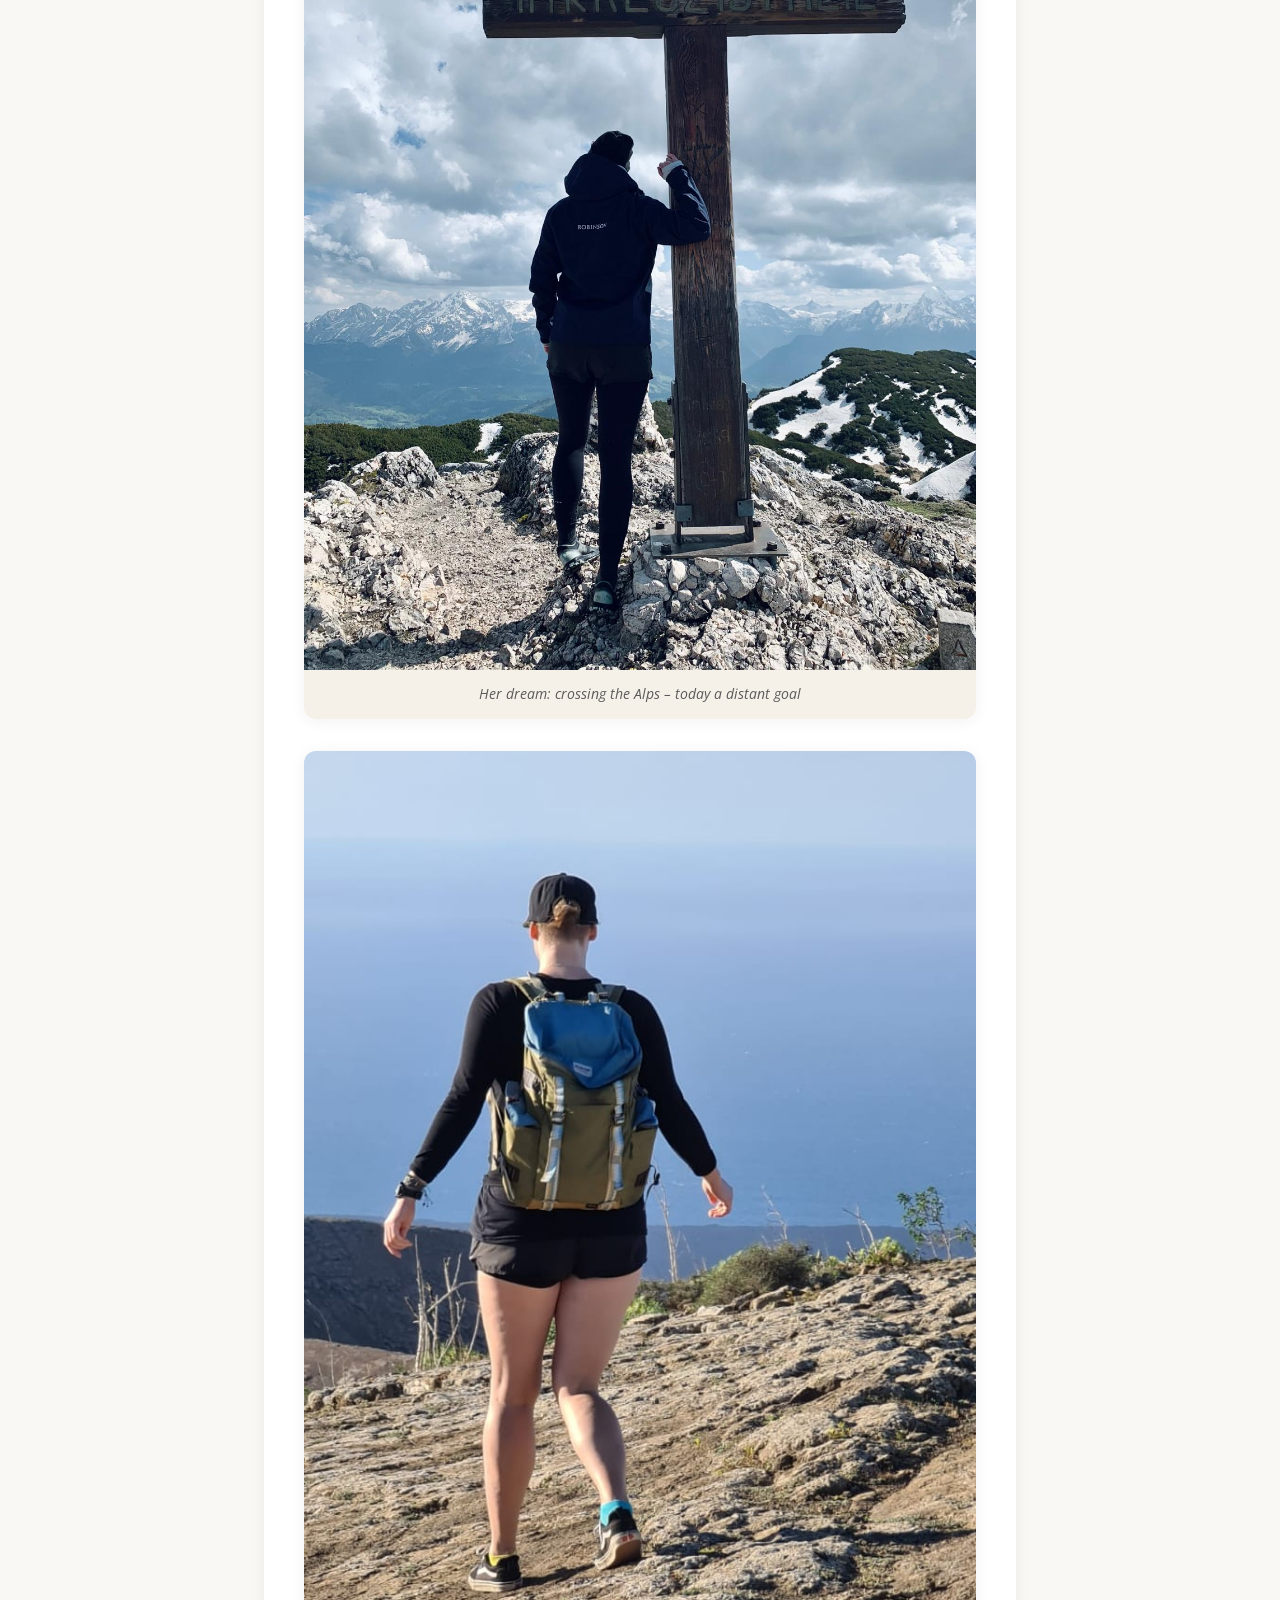
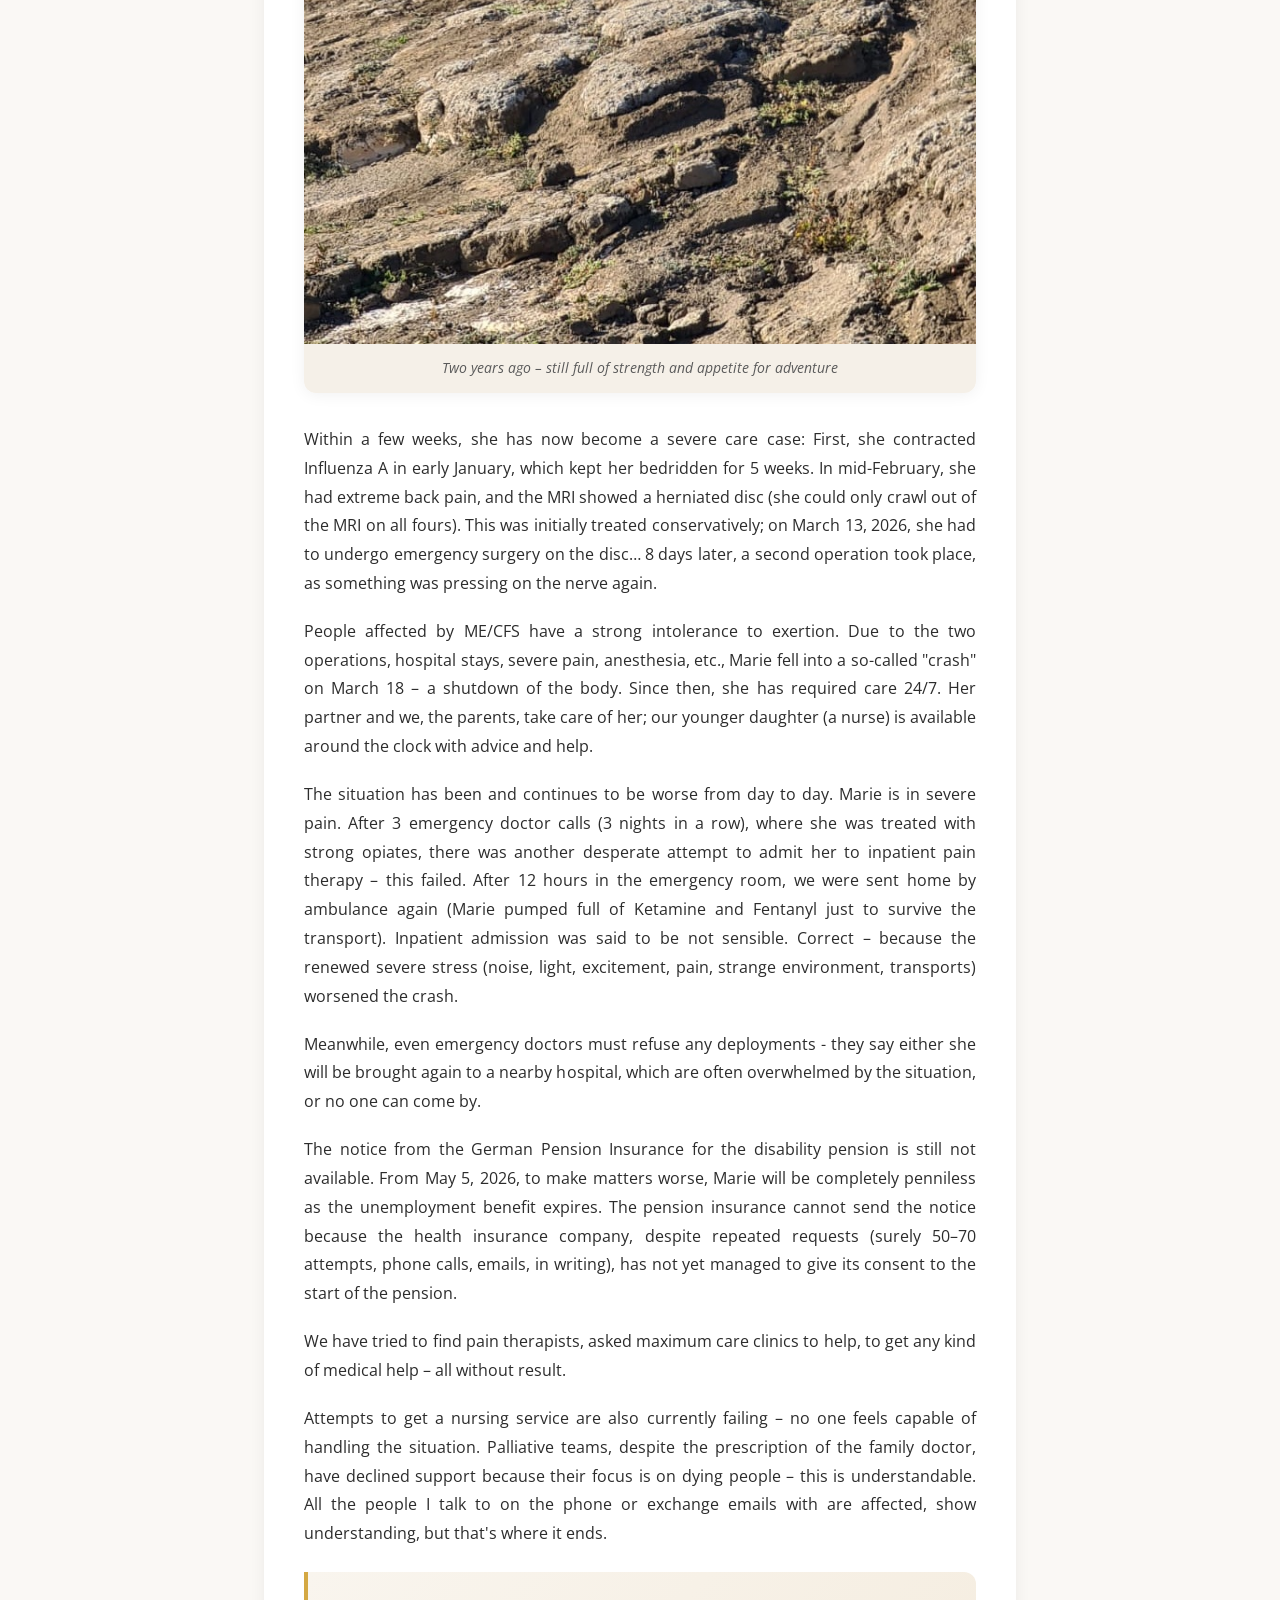
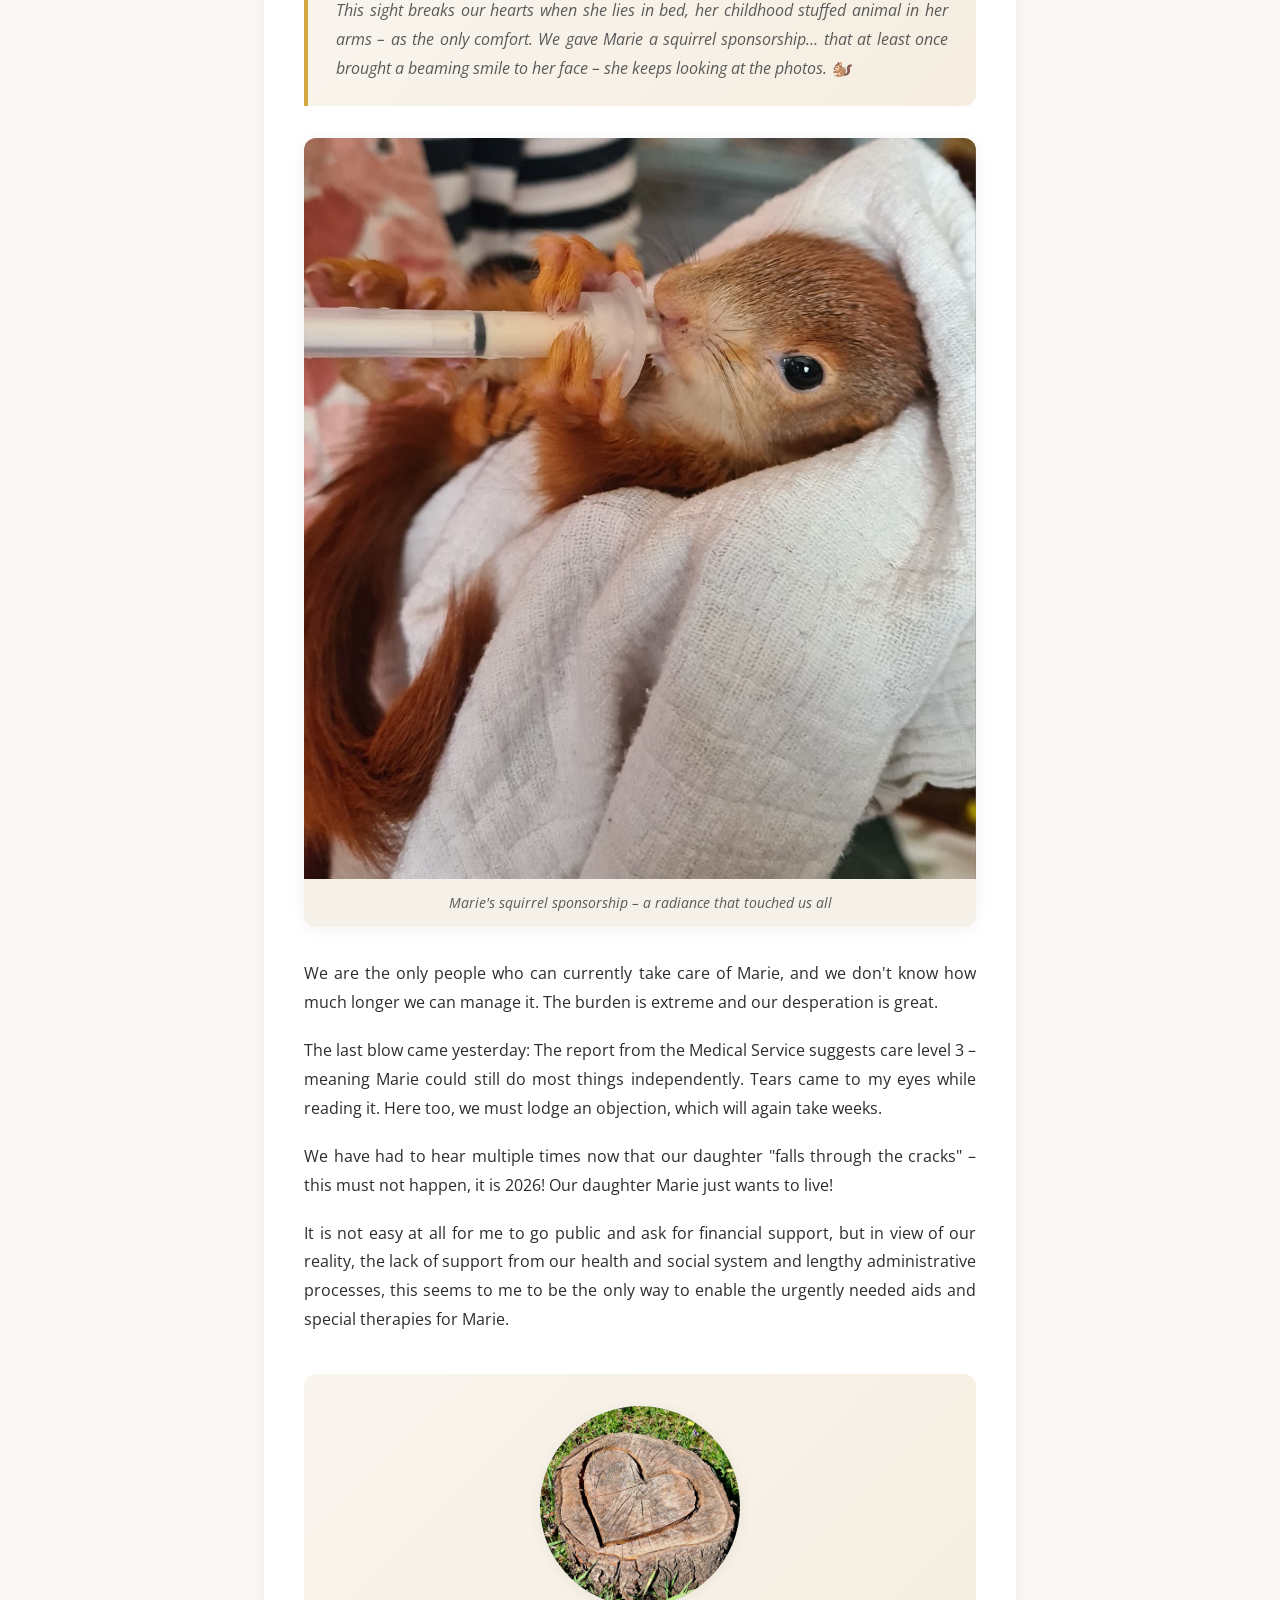
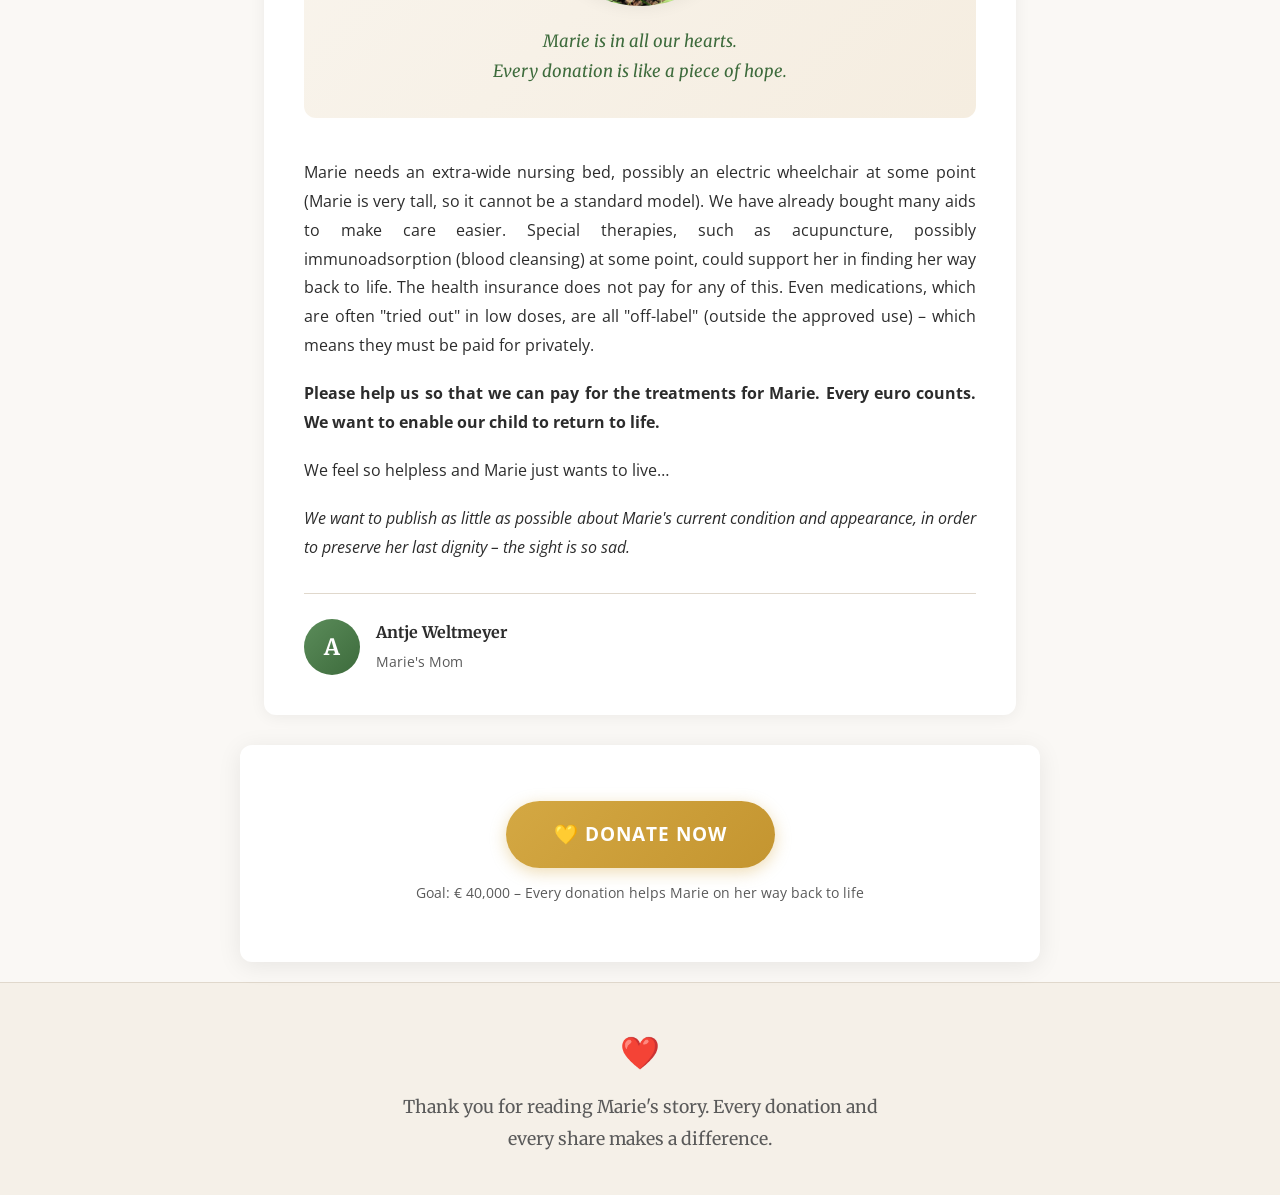
<file: en.htm>
<!DOCTYPE html>
<html lang="en">
<head>
    <meta charset="UTF-8">
    <meta name="viewport" content="width=device-width, initial-scale=1.0">
    <title>Help Marie return to life!</title>
    <link rel="preconnect" href="https://fonts.googleapis.com">
    <link rel="preconnect" href="https://fonts.gstatic.com" crossorigin>
   <link href="https://fonts.googleapis.com/css2?family=Merriweather:ital,wght@0,300;0,400;0,700;1,300;1,400&family=Open+Sans:wght@300;400;600;700&display=swap" rel="stylesheet">
    <link rel="stylesheet" href="style.css">
</head>
<body>

    <!-- Hero -->
  <header class="hero">
        <h1>Please help Marie return to life!</h1>
    </header>

   <!-- Photo Gallery -->
    <section class="photo-gallery">
        <h2>This is how Marie was</h2>
      <div class="gallery-grid">
            <div class="gallery-item">
                <img src="img/13.jpg" alt="Marie with her motorcycle">
                <div class="gallery-caption">Enjoying life, wherever she was</div>
            </div>
          <div class="gallery-item">
                <img loading="lazy" src="img/1.jpg" alt="Marie in the mountains">
                <div class="gallery-caption">The mountains were her home</div>
            </div>
           <div class="gallery-item">
                <img loading="lazy" src="img/11.jpg" alt="Marie jumping with joy in the desert">
                <div class="gallery-caption">Freedom, wherever she was</div>
            </div>
        </div>
    </section>

    <!-- Campaign Card -->
    <section class="campaign-card">
        <div class="donate-section">
           <a href="https://www.gofundme.com/f/hilfe-fur-marie-ein-kampf-gegen-me-cfs-und-die-burokratie-8286m" target="_blank" rel="noopener" class="donate-button">💛 Donate Now</a>
            <p class="donate-note">Goal: € 40,000 – Every donation helps Marie on her way back to life</p>
        </div>
    </section>

    <!-- Story -->
    <main class="story">
        <div class="story-header">
            <h2>Marie's Story</h2>
            <span class="reading-time">⏱️ Reading time approx. 3 min.</span>
        </div>

     <article class="story-content">
            <figure class="story-image intro-image">
                <img loading="lazy" src="img/12.jpg" alt="Marie lying in a dark room with red light">
                <figcaption class="image-caption">Marie has been lying in a completely dark room for weeks (stimuli such as light, noise, touch are too much). Despite strong painkillers, she continues to suffer from severe pain and muscle cramps – she can hardly move, cannot find peace, sleeps far too little because she has great fears about the future. She fears that one of us will collapse and what then…? Marie knows that no one is helping her and is becoming increasingly desperate. When she is desperate, cries or whimpers, we cannot even hold her in our arms, as that causes her even more pain.</figcaption>
            </figure>
			
            <p class="greeting">Hello dear fellow human beings,</p>

            <p>My name is Antje Weltmeyer, I am Marie's mother and we urgently need your support.</p>

            <p>Marie is 30 years old and has had ME/CFS (the most severe form of Long Covid) for over 4 years. Until December 2025, Marie was able to participate in life with severe limitations. However, she has been unable to work for over 2 years (we had to apply for a disability pension in January 2025).</p>

            <p>Myalgic Encephalomyelitis/Chronic Fatigue Syndrome (ME/CFS) is a severe, largely unexplored neuroimmunological disease that often leads to a high degree of physical disability. Characteristic of ME/CFS is Post-Exertional Malaise – a pronounced and persistent exacerbation of all symptoms after slight physical or mental exertion. For example, brushing teeth or washing hair leads to enormous exhaustion and symptom worsening that lasts for many hours. Therefore, Marie shaved her hair at the beginning of the year.</p>

            <p>Since 1969, the WHO has classified ME/CFS as a neurological disease – the Covid-19 pandemic led to a significant increase in ME/CFS cases, yet the disease remains largely unknown, even among medical professionals, and very little research is being conducted.</p>

         <div class="highlight-box">
                <p>Marie was a zestful, creative young woman who loved to laugh and enjoy life. She loves her boyfriend, animals, nature, traveling, the mountains, hiking, her motorcycle, furniture making and has plenty of creative and witty ideas.</p>
            </div>

      <figure class="story-image">
                <img loading="lazy" src="img/1.jpg" alt="Marie standing on a tree stump in the mountains looking into the valley">
                <figcaption class="image-caption">The mountains were Marie's home – this is where she felt the freest</figcaption>
            </figure>

     <figure class="story-image">
                <img loading="lazy" src="img/7.jpg" alt="Marie sitting thoughtfully on a tree stump by the water">
                <figcaption class="image-caption">Peace in nature – what she misses most right now</figcaption>
            </figure>

           <p>She was successful in her profession, worked and lived abroad for a long time – all of this is now over. Two years ago, when she was already not doing well, her greatest goal was: crossing the Alps on foot – we are now light-years away from that…</p>

          <figure class="story-image">
                <img loading="lazy" src="img/10.jpg" alt="Marie at a mountain cross with the inscription IM KREUZ IST HEIL">
                <figcaption class="image-caption">Her dream: crossing the Alps – today a distant goal</figcaption>
            </figure>

          <figure class="story-image">
                <img loading="lazy" src="img/2.jpg" alt="Marie hiking by the sea">
                <figcaption class="image-caption">Two years ago – still full of strength and appetite for adventure</figcaption>
            </figure>

            <p>Within a few weeks, she has now become a severe care case: First, she contracted Influenza A in early January, which kept her bedridden for 5 weeks. In mid-February, she had extreme back pain, and the MRI showed a herniated disc (she could only crawl out of the MRI on all fours). This was initially treated conservatively; on March 13, 2026, she had to undergo emergency surgery on the disc… 8 days later, a second operation took place, as something was pressing on the nerve again.</p>

            <p>People affected by ME/CFS have a strong intolerance to exertion. Due to the two operations, hospital stays, severe pain, anesthesia, etc., Marie fell into a so-called "crash" on March 18 – a shutdown of the body. Since then, she has required care 24/7. Her partner and we, the parents, take care of her; our younger daughter (a nurse) is available around the clock with advice and help.</p>

            <p>The situation has been and continues to be worse from day to day. Marie is in severe pain. After 3 emergency doctor calls (3 nights in a row), where she was treated with strong opiates, there was another desperate attempt to admit her to inpatient pain therapy – this failed. After 12 hours in the emergency room, we were sent home by ambulance again (Marie pumped full of Ketamine and Fentanyl just to survive the transport). Inpatient admission was said to be not sensible. Correct – because the renewed severe stress (noise, light, excitement, pain, strange environment, transports) worsened the crash.</p>

            <p>Meanwhile, even emergency doctors must refuse any deployments - they say either she will be brought again to a nearby hospital, which are often overwhelmed by the situation, or no one can come by.</p>

            <p>The notice from the German Pension Insurance for the disability pension is still not available. From May 5, 2026, to make matters worse, Marie will be completely penniless as the unemployment benefit expires. The pension insurance cannot send the notice because the health insurance company, despite repeated requests (surely 50–70 attempts, phone calls, emails, in writing), has not yet managed to give its consent to the start of the pension.</p>

            <p>We have tried to find pain therapists, asked maximum care clinics to help, to get any kind of medical help – all without result.</p>

            <p>Attempts to get a nursing service are also currently failing – no one feels capable of handling the situation. Palliative teams, despite the prescription of the family doctor, have declined support because their focus is on dying people – this is understandable. All the people I talk to on the phone or exchange emails with are affected, show understanding, but that's where it ends.</p>

          <div class="highlight-box">
                <p>This sight breaks our hearts when she lies in bed, her childhood stuffed animal in her arms – as the only comfort. We gave Marie a squirrel sponsorship… that at least once brought a beaming smile to her face – she keeps looking at the photos. 🐿️</p>
            </div>

         <figure class="story-image">
                <img loading="lazy" src="img/3.jpg" alt="Baby squirrel being fed with a syringe">
                <figcaption class="image-caption">Marie's squirrel sponsorship – a radiance that touched us all</figcaption>
            </figure>

            <p>We are the only people who can currently take care of Marie, and we don't know how much longer we can manage it. The burden is extreme and our desperation is great.</p>

            <p>The last blow came yesterday: The report from the Medical Service suggests care level 3 – meaning Marie could still do most things independently. Tears came to my eyes while reading it. Here too, we must lodge an objection, which will again take weeks.</p>

            <p>We have had to hear multiple times now that our daughter "falls through the cracks" – this must not happen, it is 2026! Our daughter Marie just wants to live!</p>

          <p>It is not easy at all for me to go public and ask for financial support, but in view of our reality, the lack of support from our health and social system and lengthy administrative processes, this seems to me to be the only way to enable the urgently needed aids and special therapies for Marie.</p>

     <div class="symbolic-divider">
                <img loading="lazy" src="img/9.jpg" alt="Spring blossoms – a symbol for hope and new life">
                <p>Marie is in all our hearts.<br>Every donation is like a piece of hope.</p>
            </div>

            <p>Marie needs an extra-wide nursing bed, possibly an electric wheelchair at some point (Marie is very tall, so it cannot be a standard model). We have already bought many aids to make care easier. Special therapies, such as acupuncture, possibly immunoadsorption (blood cleansing) at some point, could support her in finding her way back to life. The health insurance does not pay for any of this. Even medications, which are often "tried out" in low doses, are all "off-label" (outside the approved use) – which means they must be paid for privately.</p>

            <p><strong>Please help us so that we can pay for the treatments for Marie. Every euro counts. We want to enable our child to return to life.</strong></p>

         <p>We feel so helpless and Marie just wants to live…</p>

            <p><em>We want to publish as little as possible about Marie's current condition and appearance, in order to preserve her last dignity – the sight is so sad.</em></p>

            <!-- Author -->
            <div class="author">
                <div class="author-avatar">A</div>
                <div class="author-info">
                    <h3>Antje Weltmeyer</h3>
                    <p>Marie's Mom</p>
                </div>
            </div>
        </article>
    </main>

  <!-- Sticky Mobile Donate Button -->
    <a href="https://www.gofundme.com/f/hilfe-fur-marie-ein-kampf-gegen-me-cfs-und-die-burokratie-8286m" target="_blank" rel="noopener" class="sticky-donate">💛 Donate Now</a>

   <!-- Desktop Bottom Donate -->
    <section class="campaign-card campaign-card-bottom">
        <div class="donate-section">
            <a href="https://www.gofundme.com/f/hilfe-fur-marie-ein-kampf-gegen-me-cfs-und-die-burokratie-8286m" target="_blank" rel="noopener" class="donate-button">💛 Donate Now</a>
            <p class="donate-note">Goal: € 40,000 – Every donation helps Marie on her way back to life</p>
        </div>
    </section>

    <!-- Footer -->
    <footer class="footer">
        <div class="footer-heart">❤️</div>
       <p>Thank you for reading Marie's story. Every donation and every share makes a difference.</p>
    </footer>

    <script>
    document.addEventListener('DOMContentLoaded', function() {
        if (window.innerWidth > 600) return;
        const grid = document.querySelector('.gallery-grid');
        if (!grid) return;
        
        const items = grid.querySelectorAll('.gallery-item');
        let index = 0;
        
        function scrollToItem(idx) {
            const item = items[idx];
            const scrollLeft = item.offsetLeft - (grid.clientWidth - item.clientWidth) / 2;
            grid.scrollTo({ left: scrollLeft, behavior: 'smooth' });
        }
        
        setTimeout(() => scrollToItem(0), 100);

        let autoSlide = setInterval(() => {
            index = (index + 1) % items.length;
            scrollToItem(index);
        }, 4000);

        grid.addEventListener('touchstart', () => clearInterval(autoSlide), { passive: true });
    });
    </script>
    </body>
</html>
</file>
<file: style.css>
/* ===== Reset & Base ===== */
*, *::before, *::after { box-sizing: border-box; margin: 0; padding: 0; }

:root {
    --color-primary: #5B8C5A;
    --color-primary-dark: #3D6B3C;
    --color-accent: #D4A843;
    --color-bg: #FAF8F5;
    --color-bg-warm: #F5F0E8;
    --color-text: #2C2C2C;
    --color-text-light: #5A5A5A;
    --color-border: #E0D8CC;
    --color-heart: #C0392B;
    --shadow-soft: 0 2px 16px rgba(0,0,0,0.06);
    --shadow-card: 0 4px 24px rgba(0,0,0,0.08);
    --radius: 12px;
    --max-width: 800px;
}

html { scroll-behavior: smooth; }

body {
    font-family: 'Open Sans', -apple-system, BlinkMacSystemFont, sans-serif;
    background: var(--color-bg);
    color: var(--color-text);
    line-height: 1.8;
    font-size: 16px;
}

/* ===== Hero Section ===== */
.hero {
   background: linear-gradient(to bottom, rgba(91, 140, 90, 0.45), rgba(44, 44, 44, 0.7)),
                url('img/1.jpg') center 20% / cover no-repeat;
    color: white;
    text-align: center;
    padding: 100px 24px 80px;
    position: relative;
    overflow: hidden;
}

.hero::before {
    content: '';
    position: absolute;
    top: -50%;
    left: -50%;
    width: 200%;
    height: 200%;
    background: radial-gradient(ellipse at 30% 50%, rgba(255,255,255,0.08) 0%, transparent 60%);
    pointer-events: none;
}

.hero h1 {
    font-family: 'Merriweather', Georgia, serif;
    font-size: clamp(1.6rem, 4vw, 2.4rem);
    font-weight: 700;
    line-height: 1.3;
    max-width: 700px;
    margin: 0 auto 12px;
    text-shadow: 0 2px 8px rgba(0,0,0,0.15);
}

/* ===== Campaign Card ===== */
.campaign-card {
    max-width: var(--max-width);
    margin: 0 auto;
    background: white;
    border-radius: var(--radius);
    box-shadow: var(--shadow-card);
    padding: 32px;
    position: relative;
    z-index: 2;
}

/* ===== Donate Button ===== */
.donate-section {
    text-align: center;
    padding: 24px 0;
}

.donate-button {
    display: inline-block;
    background: linear-gradient(135deg, var(--color-accent), #C49530);
    color: white;
    font-family: 'Open Sans', sans-serif;
    font-size: 1.2rem;
    font-weight: 700;
    padding: 16px 48px;
    border: none;
    border-radius: 50px;
    cursor: pointer;
    text-decoration: none;
    box-shadow: 0 4px 16px rgba(212, 168, 67, 0.4);
    transition: transform 0.2s, box-shadow 0.2s;
    text-transform: uppercase;
    letter-spacing: 1px;
}

.donate-button:hover {
    transform: translateY(-2px);
    box-shadow: 0 6px 24px rgba(212, 168, 67, 0.5);
}

.donate-button:active { transform: translateY(0); }

.donate-note {
    margin-top: 12px;
    font-size: 0.9rem;
    color: var(--color-text-light);
}

/* ===== Photo Gallery ===== */
.photo-gallery {
    max-width: var(--max-width);
    margin: 40px auto 10px;
    padding: 0 24px;
}

.photo-gallery h2 {
    font-family: 'Merriweather', Georgia, serif;
    font-size: 1.5rem;
    color: var(--color-primary-dark);
    text-align: center;
    margin-bottom: 24px;
}

.gallery-grid {
    display: grid;
    grid-template-columns: repeat(3, 1fr);
    gap: 16px;
}

.gallery-item {
    position: relative;
    border-radius: var(--radius);
    overflow: hidden;
    box-shadow: var(--shadow-soft);
    aspect-ratio: 3/4;
    display: block;
}

.gallery-item img {
    width: 100%;
    height: 100%;
    object-fit: cover;
    display: block;
    transition: transform 0.3s ease;
}

.gallery-item:hover img {
    transform: scale(1.03);
}

.gallery-caption {
    position: absolute;
    bottom: 0;
    left: 0;
    right: 0;
    background: linear-gradient(to top, rgba(0,0,0,0.6) 20%, transparent 100%);
    color: white;
    padding: 60px 16px 20px;
    font-size: 0.85rem;
    font-style: italic;
    text-align: center;
    text-shadow: 0 1px 4px rgba(0,0,0,0.9);
    z-index: 2;
    box-sizing: border-box;
}

/* ===== Campaign Card Bottom ===== */
.campaign-card-bottom {
    margin: 10px auto 20px;
}

/* ===== Story Section ===== */
.story {
    max-width: var(--max-width);
    margin: 24px auto 0 auto;
    padding: 0 24px 20px;
}

.story-header {
    text-align: center;
    margin-bottom: 32px;
}

.story-header h2 {
    font-family: 'Merriweather', Georgia, serif;
    font-size: 1.5rem;
    color: var(--color-primary-dark);
    margin-bottom: 8px;
}

.reading-time {
    display: inline-flex;
    align-items: center;
    gap: 6px;
    font-size: 0.9rem;
    color: var(--color-text-light);
    background: var(--color-bg-warm);
    padding: 6px 16px;
    border-radius: 20px;
}

.story-content {
    background: white;
    border-radius: var(--radius);
    box-shadow: var(--shadow-soft);
    padding: 40px;
}

.story-content p {
    margin-bottom: 1.2em;
    text-align: justify;
    hyphens: auto;
}

.story-content p:last-child { margin-bottom: 0; }

.story-content .greeting {
    font-family: 'Merriweather', Georgia, serif;
    font-size: 1.15rem;
    font-style: italic;
    color: var(--color-primary-dark);
    margin-bottom: 1.5em;
}

/* ===== Highlight Box ===== */
.highlight-box {
    background: linear-gradient(135deg, #F9F5EE, #F5EDE0);
    border-left: 4px solid var(--color-accent);
    border-radius: 0 var(--radius) var(--radius) 0;
    padding: 24px 28px;
    margin: 24px 0;
    font-style: italic;
    color: var(--color-text-light);
}

.highlight-box p { margin-bottom: 0; }

/* ===== Story Images ===== */
.story-image {
    margin: 32px 0;
    border-radius: var(--radius);
    overflow: hidden;
    box-shadow: var(--shadow-soft);
}

.story-image.intro-image {
    margin-top: 0;
    margin-bottom: 32px;
    width: 100%;
    max-width: 100%;
    margin-left: auto;
    margin-right: auto;
}

.story-image.intro-image img {
    filter: brightness(0.9);
}

.story-image.intro-image .image-caption {
    background: var(--color-bg-warm);
    padding: 24px;
    font-size: 1rem;
    font-style: italic;
    color: var(--color-text);
    text-align: left;
    line-height: 1.6;
}

@media (max-width: 600px) {
    .story-image.intro-image {
        margin-left: 0;
        margin-right: 0;
    }
    .story-image.intro-image img {
        border-radius: var(--radius);
    }
    .story-image.intro-image .image-caption {
        padding: 16px;
    }
}

.story-image img {
    width: 100%;
    display: block;
}

.image-caption {
    background: var(--color-bg-warm);
    padding: 12px 16px;
    font-size: 0.85rem;
    font-style: italic;
    color: var(--color-text-light);
    text-align: center;
}

/* ===== Symbolic Divider ===== */
.symbolic-divider {
    display: flex;
    flex-direction: column;
    align-items: center;
    margin: 40px 0;
    padding: 32px 24px;
    background: linear-gradient(135deg, #F9F5EE, #F5EDE0);
    border-radius: var(--radius);
}

.symbolic-divider img {
    width: 200px;
    height: 200px;
    object-fit: cover;
    border-radius: 50%;
    box-shadow: var(--shadow-soft);
    margin-bottom: 20px;
}

.symbolic-divider p {
    font-family: 'Merriweather', Georgia, serif;
    font-size: 1.05rem;
    color: var(--color-primary-dark);
    text-align: center;
    font-style: italic;
    margin: 0;
}

/* ===== Author Section ===== */
.author {
    display: flex;
    align-items: center;
    gap: 16px;
    margin-top: 32px;
    padding-top: 24px;
    border-top: 1px solid var(--color-border);
}

.author-avatar {
    width: 56px;
    height: 56px;
    border-radius: 50%;
    background: linear-gradient(135deg, var(--color-primary), var(--color-primary-dark));
    display: flex;
    align-items: center;
    justify-content: center;
    color: white;
    font-family: 'Merriweather', Georgia, serif;
    font-size: 1.4rem;
    font-weight: 700;
    flex-shrink: 0;
}

.author-info h3 {
    font-family: 'Merriweather', Georgia, serif;
    font-size: 1rem;
    margin-bottom: 2px;
}

.author-info p {
    font-size: 0.9rem;
    color: var(--color-text-light);
    margin: 0;
    text-align: left;
}

/* ===== Footer ===== */
.footer {
    background: var(--color-bg-warm);
    text-align: center;
    padding: 40px 24px;
    border-top: 1px solid var(--color-border);
    overflow: hidden;
}

.footer-heart {
    font-size: 2rem;
    color: var(--color-heart);
    margin-bottom: 12px;
    animation: heartbeat 1.5s ease-in-out infinite;
}

@keyframes heartbeat {
    0%, 100% { transform: scale(1); }
    15% { transform: scale(1.15); }
    30% { transform: scale(1); }
    45% { transform: scale(1.1); }
}

.footer p {
    font-family: 'Merriweather', Georgia, serif;
    font-size: 1.1rem;
    color: var(--color-text-light);
    max-width: 500px;
    margin: 0 auto;
}

.footer .footer-note {
    font-family: 'Open Sans', sans-serif;
    font-size: 0.8rem;
    margin-top: 20px;
    opacity: 0.7;
}

/* ===== Sticky Mobile Donate Button ===== */
.sticky-donate {
    display: none;
}

/* ===== Responsive ===== */
@media (max-width: 600px) {
   .hero { padding: 48px 16px 40px; }
    .campaign-card { display: none; }
    .photo-gallery { padding: 0 16px; }
   .gallery-grid {
        display: flex;
        overflow-x: auto;
        scroll-snap-type: x mandatory;
        gap: 12px;
        padding: 0 7.5% 16px;
        -webkit-overflow-scrolling: touch;
        scrollbar-width: none;
    }
    .gallery-grid::-webkit-scrollbar { display: none; }
    .gallery-item {
        flex: 0 0 85%;
        scroll-snap-align: center;
        aspect-ratio: 3/4;
    }
    .gallery-item img { object-position: top; }
    .gallery-caption {
        padding: 40px 16px 20px;
        font-size: 0.9rem;
    }
   .story { padding: 0 12px 40px; }
    .story-content { padding: 24px 16px; }
    .story-content p { text-align: left; }
    .story-image { margin: 24px 0; }
    .symbolic-divider img { width: 150px; height: 150px; }
    .donate-button { padding: 14px 36px; font-size: 1.05rem; }
    .author { flex-direction: column; text-align: center; }
    .author-info p { text-align: center; }

    /* Sticky Donate Button - Mobile Only */
    .sticky-donate {
        display: flex;
        align-items: center;
        justify-content: center;
        position: fixed;
        bottom: 0;
        left: 0;
        right: 0;
        background: linear-gradient(135deg, var(--color-accent), #C49530);
        color: white;
        font-family: 'Open Sans', sans-serif;
        font-size: 1rem;
        font-weight: 700;
        padding: 16px;
        text-decoration: none;
        text-transform: uppercase;
        letter-spacing: 1px;
        box-shadow: 0 -2px 16px rgba(212, 168, 67, 0.4);
        z-index: 100;
    }

    .sticky-donate:active {
        opacity: 0.9;
    }

    .footer {
        padding-bottom: 80px;
    }
}
</file>
